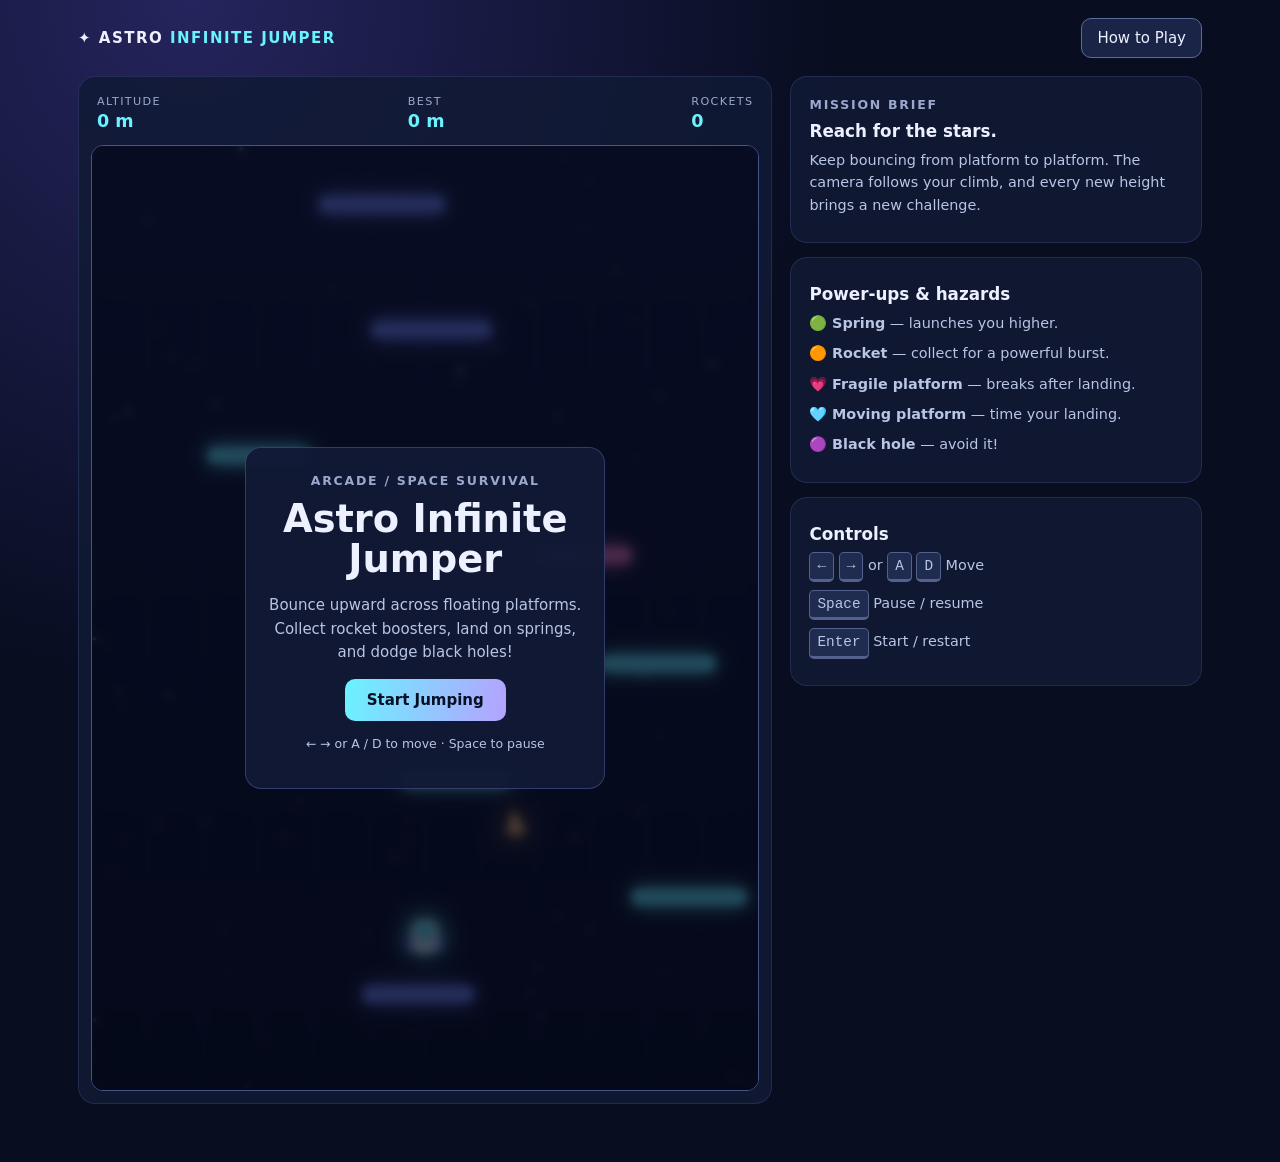
<file: games/astro-infinite-jumper_pragna7/index.html>
<!doctype html>
<html lang="en">
  <head>
    <meta charset="utf-8">
    <meta name="viewport" content="width=device-width,initial-scale=1">
    <title>Astro Infinite Jumper</title>
    <link rel="stylesheet" href="style.css">
  </head>
  <body>
    <main class="layout">
      <header>
        <div class="brand">✦ ASTRO <span>INFINITE JUMPER</span></div>
        <button id="help">How to Play</button>
      </header>

      <section class="columns">
        <div class="game">
          <div class="hud">
            <div>ALTITUDE<strong id="altitude">0 m</strong></div>
            <div>BEST<strong id="best">0 m</strong></div>
            <div>ROCKETS<strong id="rockets">0</strong></div>
          </div>

          <div class="stage">
            <canvas id="c" width="480" height="680"></canvas>
            <div id="overlay">
              <div class="modal">
                <small>ARCADE / SPACE SURVIVAL</small>
                <h1 id="title">Astro Infinite Jumper</h1>
                <p id="message">Bounce upward across floating platforms. Collect rocket boosters, land on springs, and dodge black holes!</p>
                <button id="start">Start Jumping</button>
                <p class="hint">← → or A / D to move · Space to pause</p>
              </div>
            </div>
          </div>

          <div class="touch">
            <button id="left">←</button>
            <span>MOVE</span>
            <button id="right">→</button>
          </div>
        </div>

        <aside>
          <article>
            <small>MISSION BRIEF</small>
            <h2>Reach for the stars.</h2>
            <p>Keep bouncing from platform to platform. The camera follows your climb, and every new height brings a new challenge.</p>
          </article>

          <article>
            <h2>Power-ups & hazards</h2>
            <p>🟢 <b>Spring</b> — launches you higher.</p>
            <p>🟠 <b>Rocket</b> — collect for a powerful burst.</p>
            <p>💗 <b>Fragile platform</b> — breaks after landing.</p>
            <p>🩵 <b>Moving platform</b> — time your landing.</p>
            <p>🟣 <b>Black hole</b> — avoid it!</p>
          </article>

          <article>
            <h2>Controls</h2>
            <p><kbd>←</kbd> <kbd>→</kbd> or <kbd>A</kbd> <kbd>D</kbd> Move</p>
            <p><kbd>Space</kbd> Pause / resume</p>
            <p><kbd>Enter</kbd> Start / restart</p>
          </article>
        </aside>
      </section>

      <footer> </footer>
    </main>

    <script src="game.js"></script>
  </body>
</html>
</file>
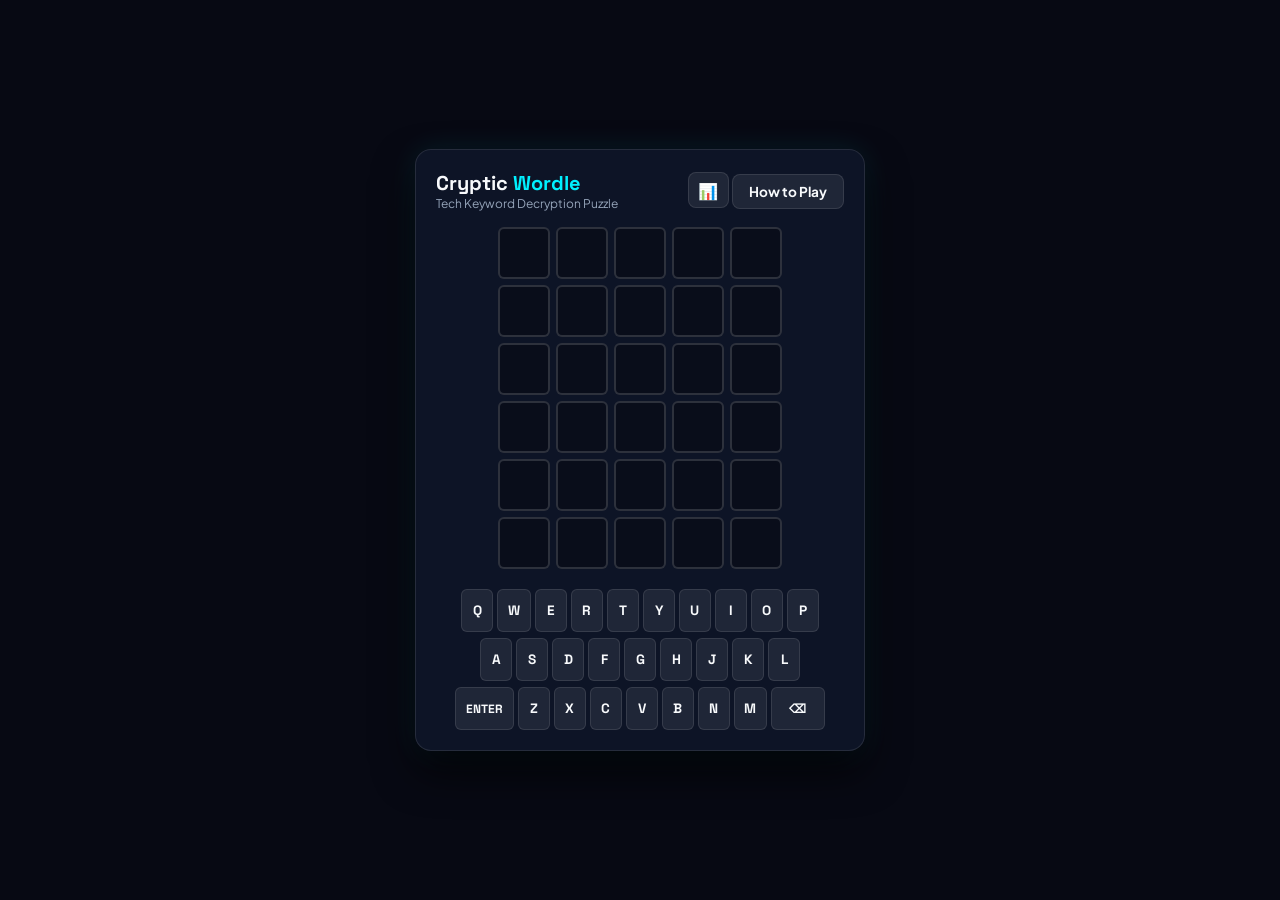
<file: games/cryptic-wordle_babin/index.html>
<!DOCTYPE html>
<html lang="en">
<head>
  <meta charset="UTF-8">
  <meta name="viewport" content="width=device-width, initial-scale=1.0">
  <title>Cryptic Wordle Hack | ArcadeVerse</title>
  <link rel="stylesheet" href="style.css">
  <link rel="preconnect" href="https://fonts.googleapis.com">
  <link rel="preconnect" href="https://fonts.gstatic.com" crossorigin>
  <link href="https://fonts.googleapis.com/css2?family=Plus+Jakarta+Sans:wght@400;600;700;800&family=Space+Grotesk:wght@600;700&display=swap" rel="stylesheet">
</head>
<body>
  <div class="game-container">
    <header class="game-header">
      <div class="header-left">
        <h1 class="game-title">Cryptic <span class="accent">Wordle</span></h1>
        <span class="game-subtitle">Tech Keyword Decryption Puzzle</span>
      </div>
      <div class="header-right">
        <button id="stats-btn" class="btn btn-icon" title="View Statistics">📊</button>
        <button id="rules-btn" class="btn btn-secondary">How to Play</button>
      </div>
    </header>

    <div class="toast-container" id="toast-container"></div>

    <!-- 6x5 Wordle Matrix Grid -->
    <main class="grid-container" id="grid-container">
      <!-- 6 rows x 5 cells injected by JS -->
    </main>

    <!-- Virtual Cyber Keyboard -->
    <footer class="keyboard-container" id="keyboard-container">
      <div class="keyboard-row">
        <button class="key" data-key="Q">Q</button>
        <button class="key" data-key="W">W</button>
        <button class="key" data-key="E">E</button>
        <button class="key" data-key="R">R</button>
        <button class="key" data-key="T">T</button>
        <button class="key" data-key="Y">Y</button>
        <button class="key" data-key="U">U</button>
        <button class="key" data-key="I">I</button>
        <button class="key" data-key="O">O</button>
        <button class="key" data-key="P">P</button>
      </div>
      <div class="keyboard-row">
        <button class="key" data-key="A">A</button>
        <button class="key" data-key="S">S</button>
        <button class="key" data-key="D">D</button>
        <button class="key" data-key="F">F</button>
        <button class="key" data-key="G">G</button>
        <button class="key" data-key="H">H</button>
        <button class="key" data-key="J">J</button>
        <button class="key" data-key="K">K</button>
        <button class="key" data-key="L">L</button>
      </div>
      <div class="keyboard-row">
        <button class="key wide-key" data-key="ENTER">ENTER</button>
        <button class="key" data-key="Z">Z</button>
        <button class="key" data-key="X">X</button>
        <button class="key" data-key="C">C</button>
        <button class="key" data-key="V">V</button>
        <button class="key" data-key="B">B</button>
        <button class="key" data-key="N">N</button>
        <button class="key" data-key="M">M</button>
        <button class="key wide-key" data-key="BACKSPACE">⌫</button>
      </div>
    </footer>

    <!-- Result / Stats Modal -->
    <div id="stats-modal" class="modal">
      <div class="modal-content">
        <div class="modal-header">
          <h3>Decryption Analytics</h3>
          <button id="close-stats-btn" class="close-btn">&times;</button>
        </div>
        <div class="modal-body text-center">
          <div class="secret-reveal" id="secret-reveal">
            <span>SECRET KEYWORD:</span>
            <strong id="revealed-word">CYBER</strong>
          </div>
          <div class="stats-grid">
            <div class="stat-box"><span class="stat-num" id="stat-played">0</span><span class="stat-lbl">Played</span></div>
            <div class="stat-box"><span class="stat-num" id="stat-winpct">0%</span><span class="stat-lbl">Win %</span></div>
            <div class="stat-box"><span class="stat-num" id="stat-streak">0</span><span class="stat-lbl">Streak</span></div>
            <div class="stat-box"><span class="stat-num" id="stat-maxstreak">0</span><span class="stat-lbl">Max Streak</span></div>
          </div>
          <button id="next-game-btn" class="btn btn-primary" style="margin-top: 1rem; width: 100%;">Decrypt Next Keyword</button>
        </div>
      </div>
    </div>

    <!-- Rules Modal for PA Review -->
    <div id="rules-modal" class="modal">
      <div class="modal-content">
        <div class="modal-header">
          <h3>How to Play (PA Review)</h3>
          <button id="close-rules-btn" class="close-btn">&times;</button>
        </div>
        <div class="modal-body">
          <ul class="rules-list">
            <li><strong>Objective:</strong> Guess the secret 5-letter technology keyword in 6 tries.</li>
            <li><strong>Color Feedback Clues:</strong>
              <ul>
                <li><span class="demo-tile green">G</span> <strong>Green:</strong> Letter is in the keyword and in the exact spot.</li>
                <li><span class="demo-tile amber">Y</span> <strong>Amber:</strong> Letter is in the keyword, but in the wrong spot.</li>
                <li><span class="demo-tile dark">X</span> <strong>Dark:</strong> Letter is not in the keyword.</li>
              </ul>
            </li>
            <li><strong>Controls:</strong> Type using physical keyboard or click virtual cyber keys. Press <kbd>Enter</kbd> to submit.</li>
          </ul>
        </div>
      </div>
    </div>
  </div>

  <script src="game.js"></script>
</body>
</html>
</file>
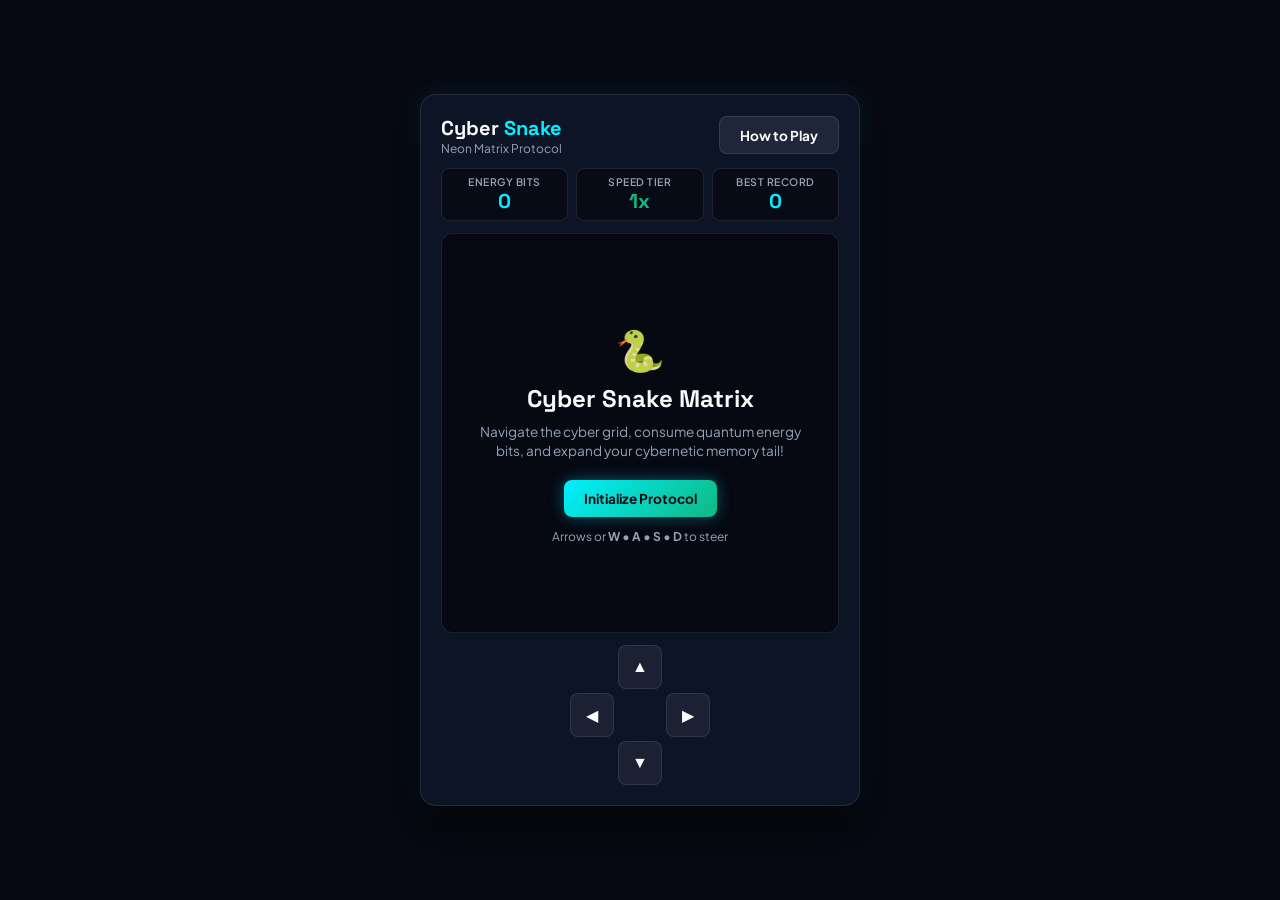
<file: games/cyber-snake_babin/index.html>
<!DOCTYPE html>
<html lang="en">
<head>
  <meta charset="UTF-8">
  <meta name="viewport" content="width=device-width, initial-scale=1.0">
  <title>Cyber Snake Matrix | ArcadeVerse</title>
  <link rel="stylesheet" href="style.css">
  <link rel="preconnect" href="https://fonts.googleapis.com">
  <link rel="preconnect" href="https://fonts.gstatic.com" crossorigin>
  <link href="https://fonts.googleapis.com/css2?family=Plus+Jakarta+Sans:wght@400;600;700;800&family=Space+Grotesk:wght@600;700&display=swap" rel="stylesheet">
</head>
<body>
  <div class="game-container">
    <header class="game-header">
      <div class="header-left">
        <h1 class="game-title">Cyber <span class="accent">Snake</span></h1>
        <span class="game-subtitle">Neon Matrix Protocol</span>
      </div>
      <div class="header-right">
        <button id="rules-btn" class="btn btn-secondary">How to Play</button>
      </div>
    </header>

    <div class="scoreboard-bar">
      <div class="score-card">
        <span class="label">ENERGY BITS</span>
        <span class="value" id="score-display">0</span>
      </div>
      <div class="score-card">
        <span class="label">SPEED TIER</span>
        <span class="value speed-val" id="speed-display">1x</span>
      </div>
      <div class="score-card">
        <span class="label">BEST RECORD</span>
        <span class="value" id="best-score">0</span>
      </div>
    </div>

    <!-- Canvas Matrix -->
    <div class="canvas-wrapper">
      <canvas id="game-canvas" width="400" height="400"></canvas>

      <!-- Start Overlay -->
      <div id="start-overlay" class="overlay active">
        <div class="overlay-card">
          <div class="overlay-icon">🐍</div>
          <h2>Cyber Snake Matrix</h2>
          <p>Navigate the cyber grid, consume quantum energy bits, and expand your cybernetic memory tail!</p>
          <button id="start-btn" class="btn btn-primary">Initialize Protocol</button>
          <span class="hint-text">Arrows or <strong>W • A • S • D</strong> to steer</span>
        </div>
      </div>

      <!-- Game Over Overlay -->
      <div id="gameover-overlay" class="overlay">
        <div class="overlay-card">
          <div class="overlay-icon">💥</div>
          <h2>Matrix Desync!</h2>
          <div class="stats-recap">
            <div class="recap-row"><span>Energy Bits:</span><strong id="final-score">0</strong></div>
            <div class="recap-row"><span>Snake Length:</span><strong id="final-length">3</strong></div>
            <div class="recap-row"><span>All-Time Best:</span><strong id="final-best">0</strong></div>
          </div>
          <button id="restart-btn" class="btn btn-primary">Reboot Snake</button>
        </div>
      </div>
    </div>

    <!-- Mobile D-Pad Controls -->
    <div class="dpad-container">
      <div class="dpad-row">
        <button class="dpad-btn" id="dpad-up" aria-label="Up">▲</button>
      </div>
      <div class="dpad-row middle">
        <button class="dpad-btn" id="dpad-left" aria-label="Left">◀</button>
        <div class="dpad-center"></div>
        <button class="dpad-btn" id="dpad-right" aria-label="Right">▶</button>
      </div>
      <div class="dpad-row">
        <button class="dpad-btn" id="dpad-down" aria-label="Down">▼</button>
      </div>
    </div>

    <!-- Rules Modal for PA Review -->
    <div id="rules-modal" class="modal">
      <div class="modal-content">
        <div class="modal-header">
          <h3>How to Play (PA Review)</h3>
          <button id="close-rules-btn" class="close-btn">&times;</button>
        </div>
        <div class="modal-body">
          <ul class="rules-list">
            <li><strong>Objective:</strong> Guide the cyber snake to collect glowing energy bits without colliding into your own tail.</li>
            <li><strong>Controls:</strong> Use <kbd>W / A / S / D</kbd>, Arrow keys, or the on-screen touch D-Pad.</li>
            <li><strong>Power-Up Bits:</strong>
              <ul>
                <li>💎 <strong>Cyan Energy Bit:</strong> +10 Pts, +1 length</li>
                <li>⭐ <strong>Golden Quantum Bit:</strong> +50 Pts, temporary double points</li>
              </ul>
            </li>
            <li><strong>Screen Portals:</strong> Passing through canvas edges warps the snake smoothly to the opposite boundary!</li>
          </ul>
        </div>
      </div>
    </div>
  </div>

  <script src="game.js"></script>
</body>
</html>
</file>
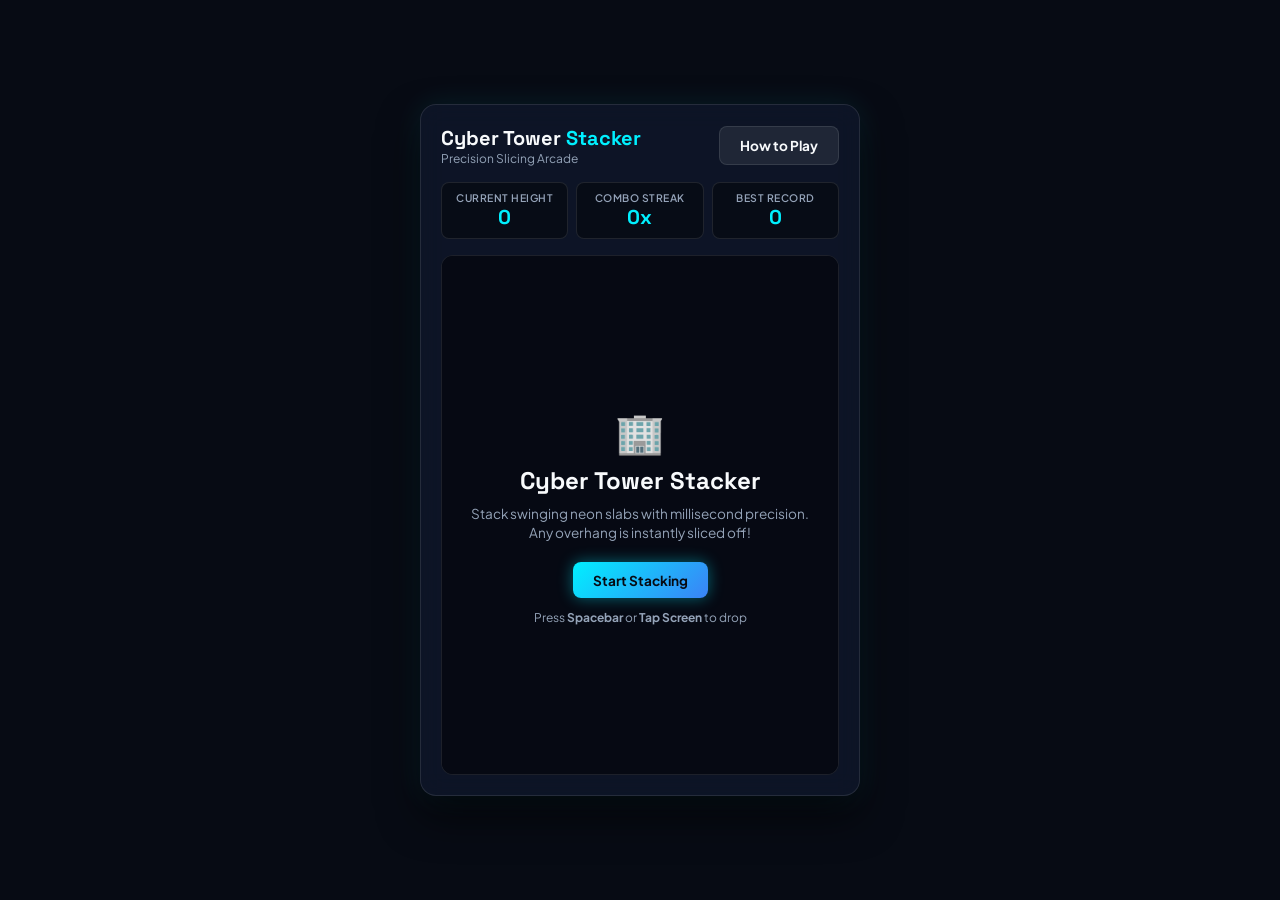
<file: games/cyber-stacker_babin/index.html>
<!DOCTYPE html>
<html lang="en">
<head>
  <meta charset="UTF-8">
  <meta name="viewport" content="width=device-width, initial-scale=1.0">
  <title>Cyber Tower Stacker | ArcadeVerse</title>
  <link rel="stylesheet" href="style.css">
  <link rel="preconnect" href="https://fonts.googleapis.com">
  <link rel="preconnect" href="https://fonts.gstatic.com" crossorigin>
  <link href="https://fonts.googleapis.com/css2?family=Plus+Jakarta+Sans:wght@400;600;700;800&family=Space+Grotesk:wght@600;700&display=swap" rel="stylesheet">
</head>
<body>
  <div class="game-container">
    <header class="game-header">
      <div class="header-left">
        <h1 class="game-title">Cyber Tower <span class="accent">Stacker</span></h1>
        <span class="game-subtitle">Precision Slicing Arcade</span>
      </div>
      <div class="header-right">
        <button id="rules-btn" class="btn btn-secondary">How to Play</button>
      </div>
    </header>

    <div class="scoreboard-bar">
      <div class="score-card">
        <span class="label">CURRENT HEIGHT</span>
        <span class="value" id="current-score">0</span>
      </div>
      <div class="score-card">
        <span class="label">COMBO STREAK</span>
        <span class="value" id="combo-streak">0x</span>
      </div>
      <div class="score-card">
        <span class="label">BEST RECORD</span>
        <span class="value" id="best-score">0</span>
      </div>
    </div>

    <div class="canvas-wrapper">
      <canvas id="game-canvas" width="400" height="560"></canvas>

      <!-- Start Overlay -->
      <div id="start-overlay" class="overlay active">
        <div class="overlay-card">
          <div class="overlay-icon">🏢</div>
          <h2>Cyber Tower Stacker</h2>
          <p>Stack swinging neon slabs with millisecond precision. Any overhang is instantly sliced off!</p>
          <button id="start-btn" class="btn btn-primary">Start Stacking</button>
          <span class="hint-text">Press <strong>Spacebar</strong> or <strong>Tap Screen</strong> to drop</span>
        </div>
      </div>

      <!-- Game Over Overlay -->
      <div id="gameover-overlay" class="overlay">
        <div class="overlay-card">
          <div class="overlay-icon">💥</div>
          <h2>Tower Collapsed!</h2>
          <div class="stats-recap">
            <div class="recap-row"><span>Final Height:</span><strong id="final-score">0</strong></div>
            <div class="recap-row"><span>Max Combo:</span><strong id="final-combo">0x</strong></div>
            <div class="recap-row"><span>All-Time Best:</span><strong id="final-best">0</strong></div>
          </div>
          <button id="restart-btn" class="btn btn-primary">Try Again</button>
        </div>
      </div>
    </div>

    <!-- Controls & Rules Modal for PA Review -->
    <div id="rules-modal" class="modal">
      <div class="modal-content">
        <div class="modal-header">
          <h3>How to Play & Controls (PA Review)</h3>
          <button id="close-rules-btn" class="close-btn">&times;</button>
        </div>
        <div class="modal-body">
          <ul class="rules-list">
            <li><strong>Drop Block:</strong> Press <kbd>Spacebar</kbd>, <kbd>Enter</kbd>, or tap/click anywhere inside the canvas.</li>
            <li><strong>Slicing Physics:</strong> Any part of the block hanging over the edge is sliced off and falls away.</li>
            <li><strong>Perfect Placement:</strong> Align within 3 pixels of the block below to earn a <em>PERFECT!</em> combo streak and recover block width.</li>
            <li><strong>Game Over:</strong> Miss the tower completely and the simulation terminates.</li>
            <li><strong>Progression:</strong> Stacking speeds up gradually as altitude climbs into the stratosphere.</li>
          </ul>
        </div>
      </div>
    </div>
  </div>

  <script src="game.js"></script>
</body>
</html>
</file>
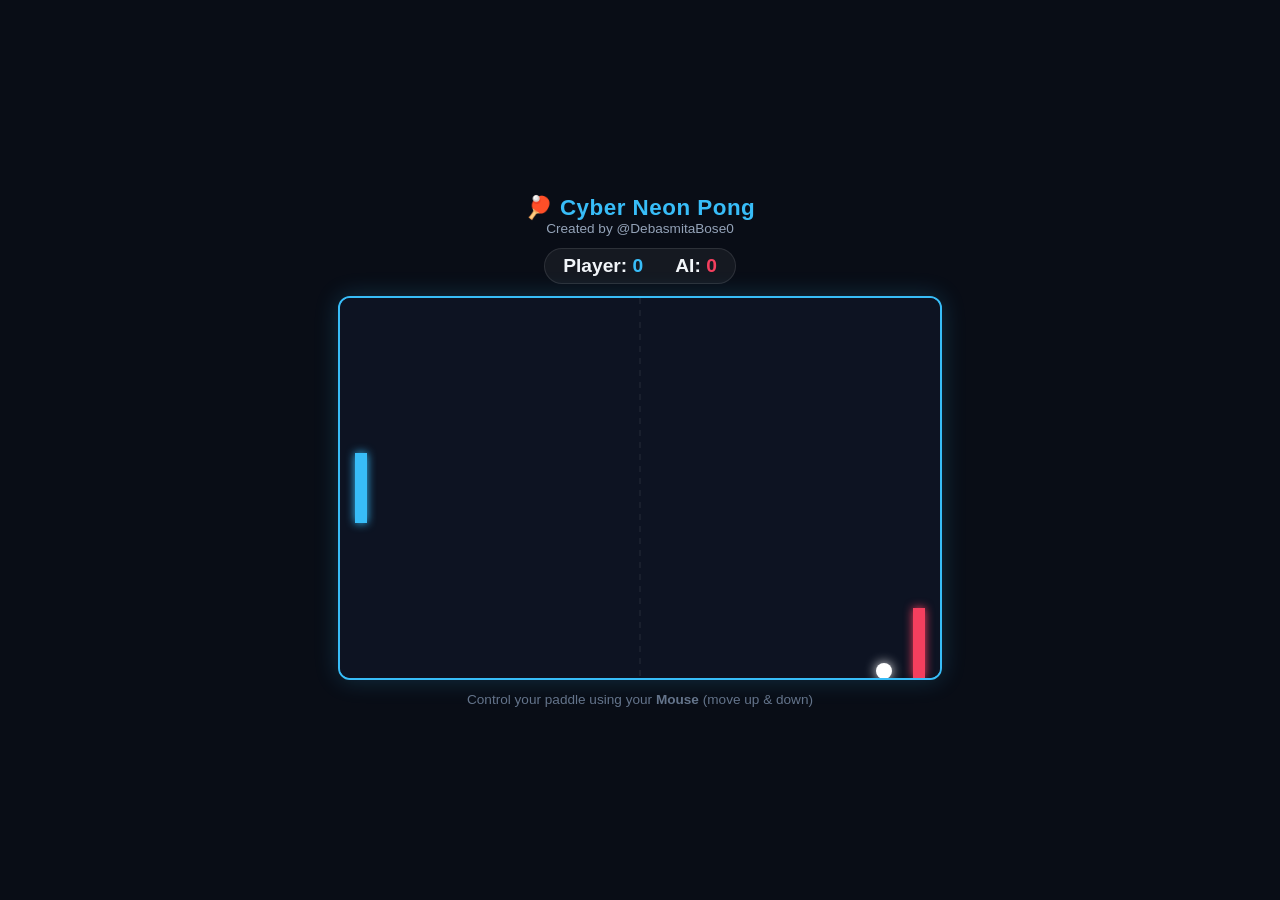
<file: games/gamesbydb/index.html>
<!DOCTYPE html>
<html lang="en">
<head>
  <meta charset="UTF-8">
  <meta name="viewport" content="width=device-width, initial-scale=1.0">
  <title>Cyber Neon Pong | ArcadeVerse</title>
  <style>
    * {
      box-sizing: border-box;
      margin: 0;
      padding: 0;
      font-family: -apple-system, BlinkMacSystemFont, 'Segoe UI', Roboto, sans-serif;
    }
    body {
      background: #090d16;
      color: #f1f5f9;
      display: flex;
      flex-direction: column;
      align-items: center;
      justify-content: center;
      min-height: 100vh;
      overflow: hidden;
    }
    .game-header {
      text-align: center;
      margin-bottom: 12px;
    }
    .game-title {
      font-size: 1.4rem;
      font-weight: 700;
      color: #38bdf8;
      letter-spacing: 0.5px;
    }
    .author-badge {
      font-size: 0.85rem;
      color: #94a3b8;
    }
    .score-board {
      display: flex;
      gap: 32px;
      font-size: 1.2rem;
      font-weight: 700;
      margin-bottom: 12px;
      padding: 6px 18px;
      background: rgba(255, 255, 255, 0.05);
      border-radius: 999px;
      border: 1px solid rgba(255, 255, 255, 0.1);
    }
    canvas {
      background: #0d1322;
      border: 2px solid #38bdf8;
      border-radius: 12px;
      box-shadow: 0 0 24px rgba(56, 189, 248, 0.2);
    }
    .instructions {
      margin-top: 12px;
      font-size: 0.85rem;
      color: #64748b;
    }
  </style>
</head>
<body>
  <div class="game-header">
    <div class="game-title">🏓 Cyber Neon Pong</div>
    <div class="author-badge">Created by @DebasmitaBose0</div>
  </div>

  <div class="score-board">
    <span>Player: <strong id="player-score" style="color:#38bdf8;">0</strong></span>
    <span>AI: <strong id="ai-score" style="color:#f43f5e;">0</strong></span>
  </div>

  <canvas id="pongCanvas" width="600" height="380"></canvas>

  <p class="instructions">Control your paddle using your <strong>Mouse</strong> (move up & down)</p>

  <script src="game.js"></script>
</body>
</html>
</file>
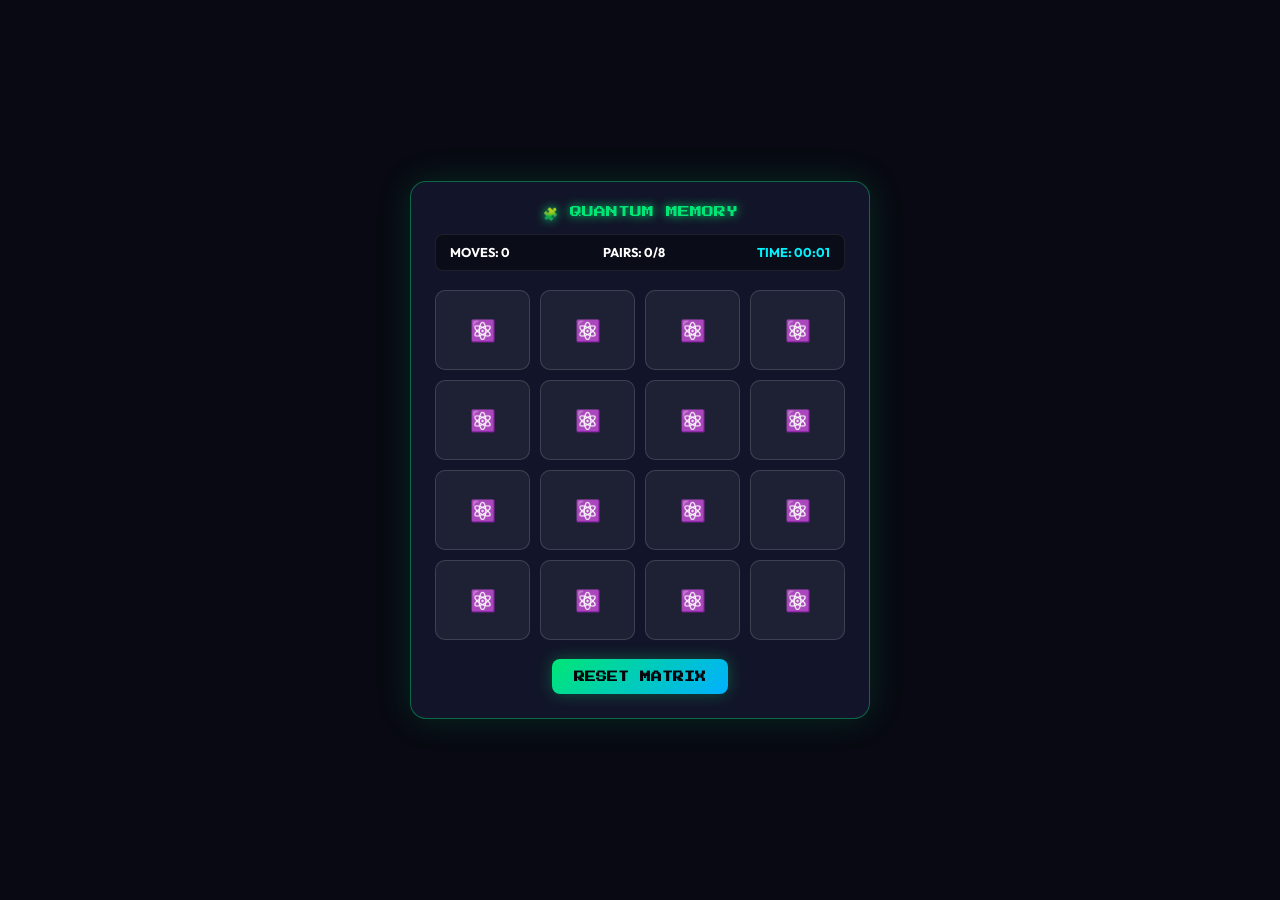
<file: games/memory-matrix/index.html>
<!DOCTYPE html>
<html lang="en">
<head>
  <meta charset="UTF-8">
  <meta name="viewport" content="width=device-width, initial-scale=1.0">
  <title>Quantum Memory Matrix</title>
  <link rel="stylesheet" href="style.css">
  <link href="https://fonts.googleapis.com/css2?family=Press+Start+2P&family=Outfit:wght@400;600;700&display=swap" rel="stylesheet">
</head>
<body>
  <div class="game-container">
    <div class="header">
      <div class="title">🧩 QUANTUM MEMORY</div>
      <div class="meta">
        <div class="meta-item">MOVES: <span id="moves-count">0</span></div>
        <div class="meta-item">PAIRS: <span id="pairs-count">0</span>/8</div>
        <div class="meta-item time">TIME: <span id="timer-val">00:00</span></div>
      </div>
    </div>

    <div class="matrix-grid" id="matrix-grid">
      <!-- 16 memory cards injected by JS -->
    </div>

    <div class="controls">
      <button id="restart-btn" class="glow-button">RESET MATRIX</button>
    </div>

    <!-- Win Overlay -->
    <div id="win-overlay" class="overlay hidden">
      <div class="overlay-card">
        <h2>DECRYPTION COMPLETE!</h2>
        <p id="win-summary">You solved the matrix in 14 moves and 32 seconds.</p>
        <button id="play-again-btn" class="glow-button">NEW ENCRYPTION</button>
      </div>
    </div>
  </div>
  <script src="game.js"></script>
</body>
</html>
</file>
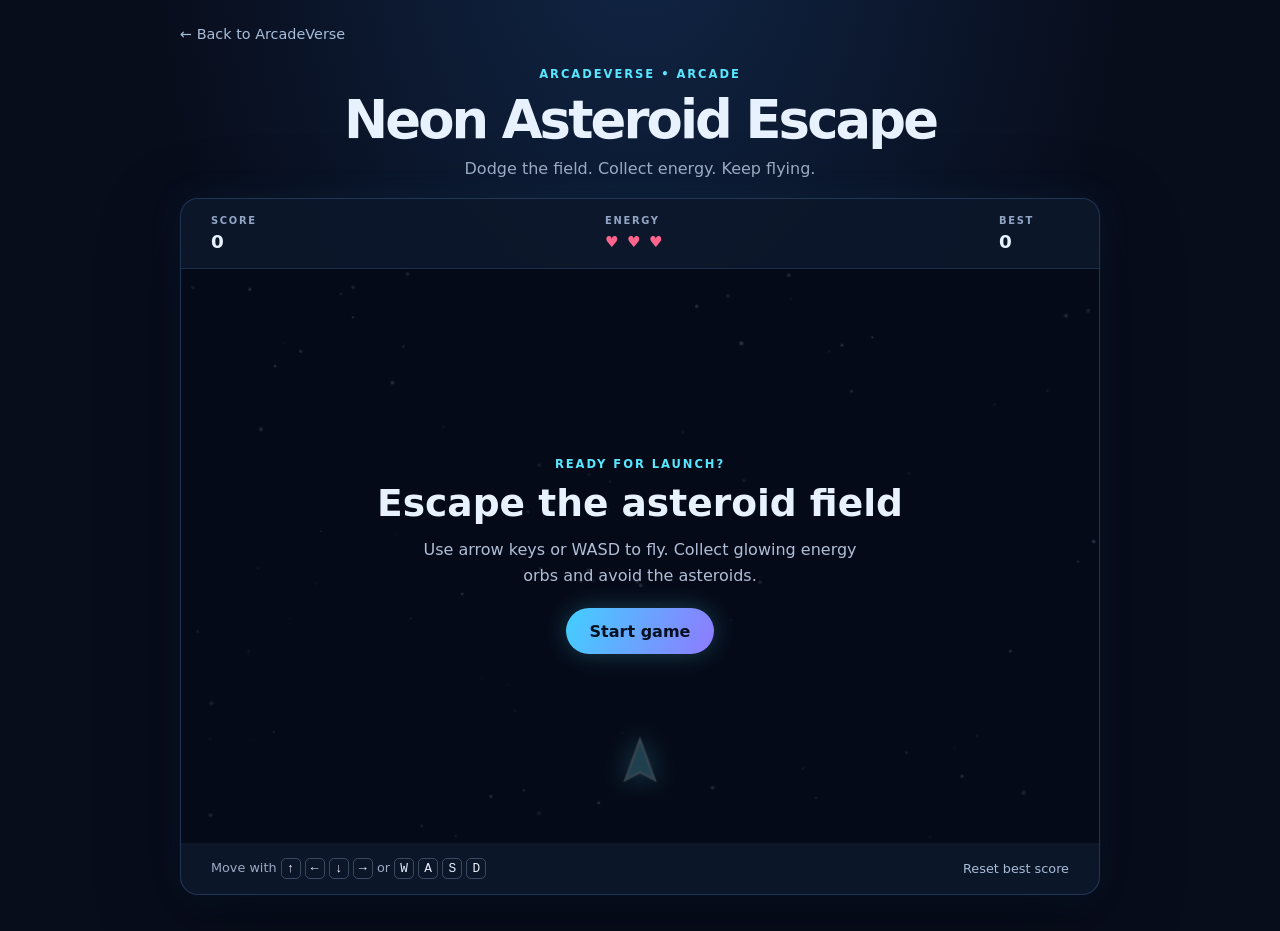
<file: games/neon-asteroid-escape_joitapaul/index.html>
<!DOCTYPE html>
<html lang="en">
<head>
  <meta charset="UTF-8">
  <meta name="viewport" content="width=device-width, initial-scale=1.0">
  <meta name="theme-color" content="#080d1c">
  <title>Neon Asteroid Escape | ArcadeVerse</title>
  <link rel="stylesheet" href="style.css">
</head>
<body>
  <main class="game-shell">
    <a class="back-link" href="../../index.html">← Back to ArcadeVerse</a>

    <header class="game-header">
      <p class="eyebrow">ARCADEVERSE • ARCADE</p>
      <h1>Neon Asteroid Escape</h1>
      <p class="subtitle">Dodge the field. Collect energy. Keep flying.</p>
    </header>

    <section class="game-panel" aria-label="Neon Asteroid Escape game">
      <div class="hud" aria-live="polite">
        <div class="stat">
          <span class="stat-label">SCORE</span>
          <strong id="score">0</strong>
        </div>
        <div class="stat">
          <span class="stat-label">ENERGY</span>
          <strong id="lives" aria-label="3 lives remaining">♥ ♥ ♥</strong>
        </div>
        <div class="stat">
          <span class="stat-label">BEST</span>
          <strong id="best-score">0</strong>
        </div>
      </div>

      <div class="canvas-wrap">
        <canvas id="game-canvas" width="800" height="500" aria-label="Game field. Use arrow keys or WASD to move the ship and avoid asteroids.">
          Your browser does not support the HTML canvas element.
        </canvas>
        <div class="game-overlay" id="game-overlay">
          <p class="overlay-kicker" id="overlay-kicker">READY FOR LAUNCH?</p>
          <h2 id="overlay-title">Escape the asteroid field</h2>
          <p id="overlay-message">Use arrow keys or WASD to fly. Collect glowing energy orbs and avoid the asteroids.</p>
          <button class="primary-button" id="start-button" type="button">Start game</button>
        </div>
      </div>

      <div class="game-footer">
        <p class="keyboard-hint">Move with <kbd>↑</kbd> <kbd>←</kbd> <kbd>↓</kbd> <kbd>→</kbd> or <kbd>W</kbd> <kbd>A</kbd> <kbd>S</kbd> <kbd>D</kbd></p>
        <button class="text-button" id="reset-best" type="button">Reset best score</button>
      </div>
    </section>

    <div class="touch-controls" aria-label="Touch movement controls">
      <button type="button" data-direction="up" aria-label="Move up">▲</button>
      <div class="horizontal-controls">
        <button type="button" data-direction="left" aria-label="Move left">◀</button>
        <button type="button" data-direction="down" aria-label="Move down">▼</button>
        <button type="button" data-direction="right" aria-label="Move right">▶</button>
      </div>
    </div>
  </main>
  <script src="game.js"></script>
</body>
</html>
</file>
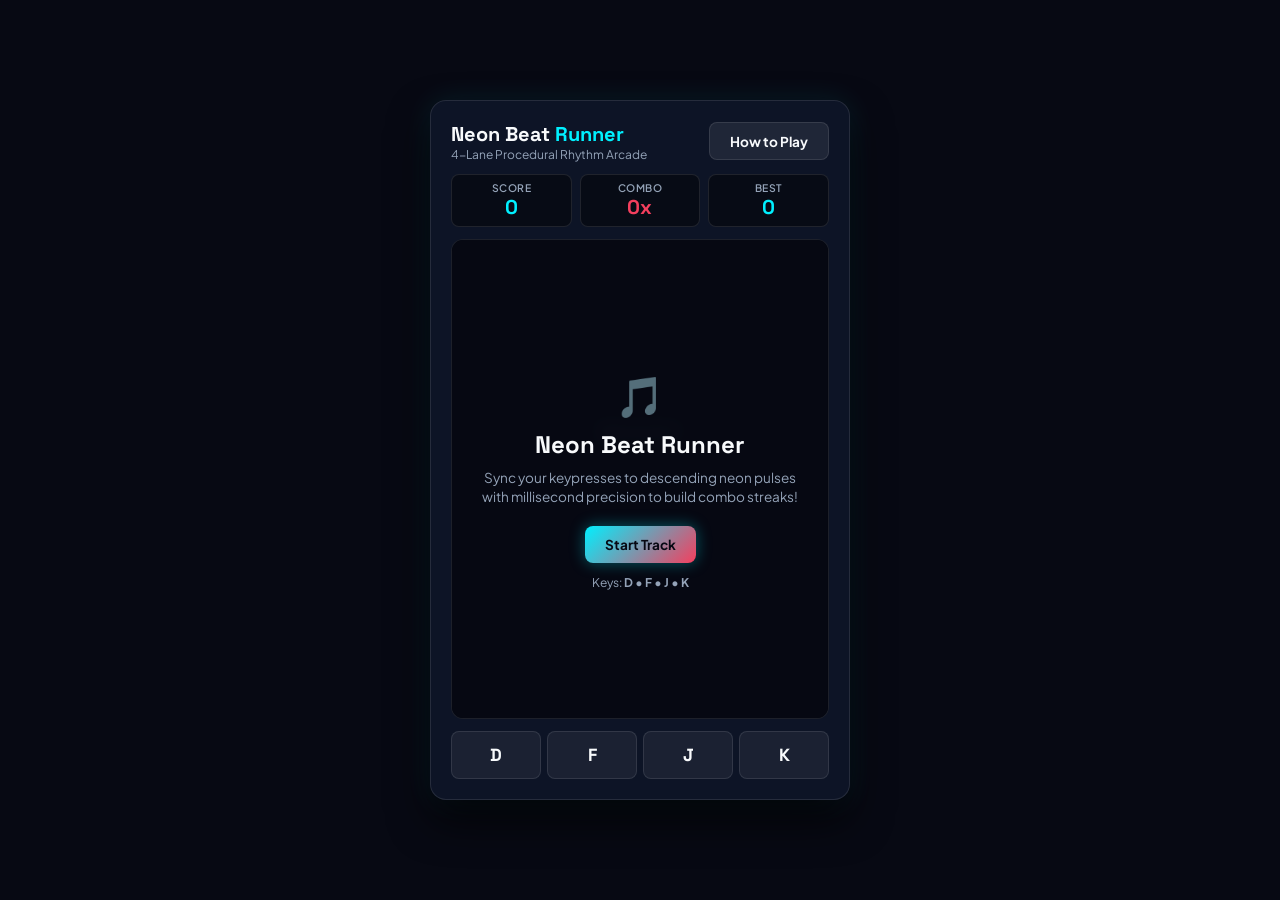
<file: games/neon-runner_babin/index.html>
<!DOCTYPE html>
<html lang="en">
<head>
  <meta charset="UTF-8">
  <meta name="viewport" content="width=device-width, initial-scale=1.0">
  <title>Neon Beat Runner | ArcadeVerse</title>
  <link rel="stylesheet" href="style.css">
  <link rel="preconnect" href="https://fonts.googleapis.com">
  <link rel="preconnect" href="https://fonts.gstatic.com" crossorigin>
  <link href="https://fonts.googleapis.com/css2?family=Plus+Jakarta+Sans:wght@400;600;700;800&family=Space+Grotesk:wght@600;700&display=swap" rel="stylesheet">
</head>
<body>
  <div class="game-container">
    <header class="game-header">
      <div class="header-left">
        <h1 class="game-title">Neon Beat <span class="accent">Runner</span></h1>
        <span class="game-subtitle">4-Lane Procedural Rhythm Arcade</span>
      </div>
      <div class="header-right">
        <button id="rules-btn" class="btn btn-secondary">How to Play</button>
      </div>
    </header>

    <div class="scoreboard-bar">
      <div class="score-card">
        <span class="label">SCORE</span>
        <span class="value" id="score-display">0</span>
      </div>
      <div class="score-card">
        <span class="label">COMBO</span>
        <span class="value combo-val" id="combo-display">0x</span>
      </div>
      <div class="score-card">
        <span class="label">BEST</span>
        <span class="value" id="best-score">0</span>
      </div>
    </div>

    <!-- Rhythm Canvas Stage -->
    <div class="stage-wrapper">
      <canvas id="rhythm-canvas" width="360" height="520"></canvas>

      <!-- Hit Feedback Banner -->
      <div class="feedback-banner" id="feedback-banner">READY</div>

      <!-- Start Overlay -->
      <div id="start-overlay" class="overlay active">
        <div class="overlay-card">
          <div class="overlay-icon">🎵</div>
          <h2>Neon Beat Runner</h2>
          <p>Sync your keypresses to descending neon pulses with millisecond precision to build combo streaks!</p>
          <button id="start-btn" class="btn btn-primary">Start Track</button>
          <span class="hint-text">Keys: <strong>D • F • J • K</strong></span>
        </div>
      </div>

      <!-- Game Over Overlay -->
      <div id="gameover-overlay" class="overlay">
        <div class="overlay-card">
          <div class="overlay-icon">🎧</div>
          <h2>Track Completed!</h2>
          <div class="stats-recap">
            <div class="recap-row"><span>Final Score:</span><strong id="final-score">0</strong></div>
            <div class="recap-row"><span>Max Combo:</span><strong id="final-combo">0x</strong></div>
            <div class="recap-row"><span>Perfect Hits:</span><strong id="final-perfects">0</strong></div>
          </div>
          <button id="restart-btn" class="btn btn-primary">Replay Track</button>
        </div>
      </div>
    </div>

    <!-- Mobile Touch Lanes -->
    <div class="touch-lanes">
      <button class="lane-touch-btn" id="touch-0" aria-label="Lane 1 Key D">D</button>
      <button class="lane-touch-btn" id="touch-1" aria-label="Lane 2 Key F">F</button>
      <button class="lane-touch-btn" id="touch-2" aria-label="Lane 3 Key J">J</button>
      <button class="lane-touch-btn" id="touch-3" aria-label="Lane 4 Key K">K</button>
    </div>

    <!-- Rules Modal for PA Review -->
    <div id="rules-modal" class="modal">
      <div class="modal-content">
        <div class="modal-header">
          <h3>How to Play (PA Review)</h3>
          <button id="close-rules-btn" class="close-btn">&times;</button>
        </div>
        <div class="modal-body">
          <ul class="rules-list">
            <li><strong>Objective:</strong> Press corresponding lane keys when neon pulses strike the target judgment line at the bottom.</li>
            <li><strong>Controls:</strong>
              <ul>
                <li>Lane 1: <kbd>D</kbd> or <kbd>1</kbd></li>
                <li>Lane 2: <kbd>F</kbd> or <kbd>2</kbd></li>
                <li>Lane 3: <kbd>J</kbd> or <kbd>3</kbd></li>
                <li>Lane 4: <kbd>K</kbd> or <kbd>4</kbd></li>
              </ul>
            </li>
            <li><strong>Hit Ratings:</strong>
              <ul>
                <li>✨ <strong>PERFECT:</strong> Exact line alignment (+100 pts, builds multiplier)</li>
                <li>👍 <strong>GOOD:</strong> Close proximity (+50 pts)</li>
                <li>❌ <strong>MISS:</strong> Pulse passes the target line (combo reset)</li>
              </ul>
            </li>
            <li><strong>Audio Engine:</strong> Native Web Audio synthesizer generates percussion beats and chime feedback.</li>
          </ul>
        </div>
      </div>
    </div>
  </div>

  <script src="game.js"></script>
</body>
</html>
</file>
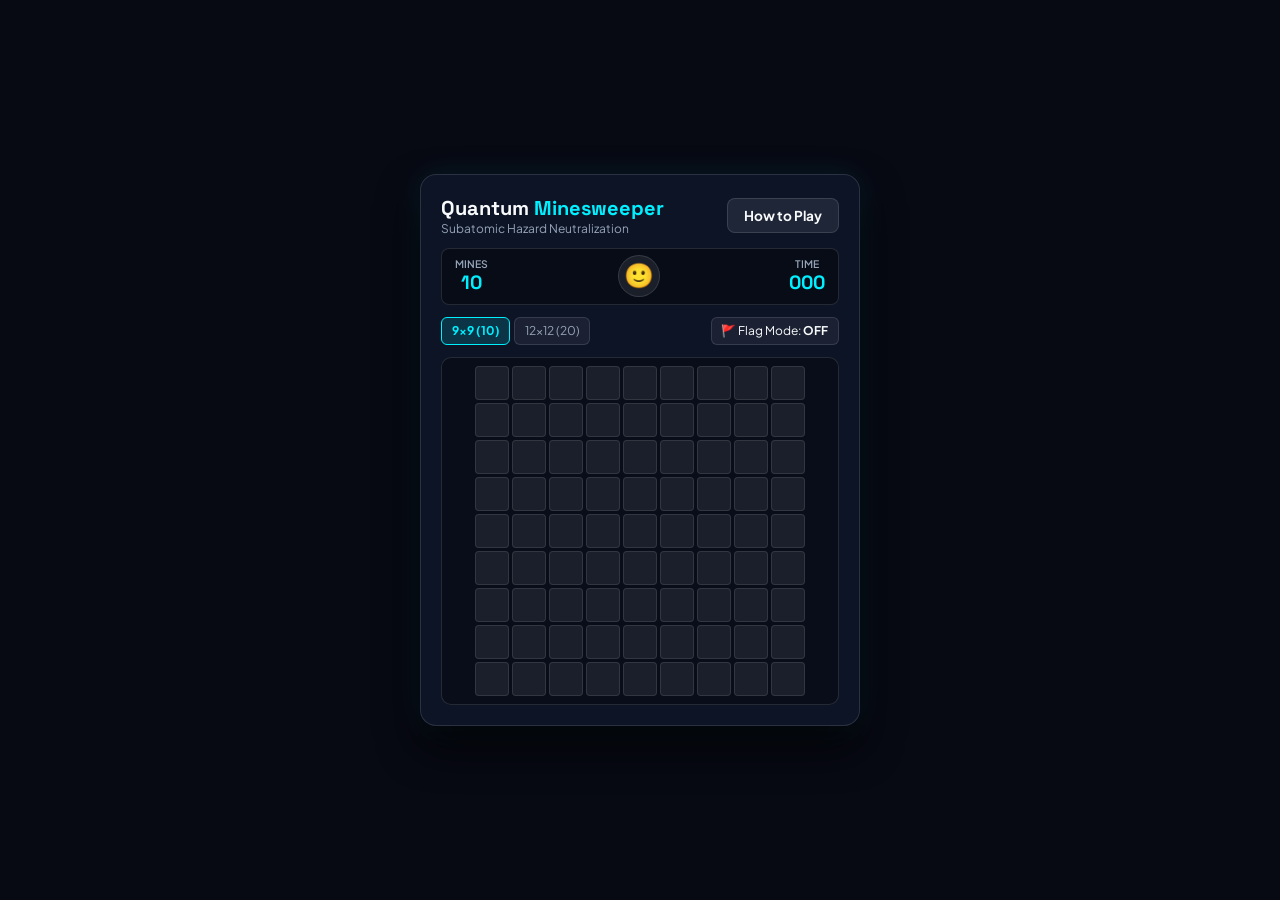
<file: games/quantum-minesweeper_babin/index.html>
<!DOCTYPE html>
<html lang="en">
<head>
  <meta charset="UTF-8">
  <meta name="viewport" content="width=device-width, initial-scale=1.0">
  <title>Quantum Minesweeper | ArcadeVerse</title>
  <link rel="stylesheet" href="style.css">
  <link rel="preconnect" href="https://fonts.googleapis.com">
  <link rel="preconnect" href="https://fonts.gstatic.com" crossorigin>
  <link href="https://fonts.googleapis.com/css2?family=Plus+Jakarta+Sans:wght@400;600;700;800&family=Space+Grotesk:wght@600;700&display=swap" rel="stylesheet">
</head>
<body>
  <div class="game-container">
    <header class="game-header">
      <div class="header-left">
        <h1 class="game-title">Quantum <span class="accent">Minesweeper</span></h1>
        <span class="game-subtitle">Subatomic Hazard Neutralization</span>
      </div>
      <div class="header-right">
        <button id="rules-btn" class="btn btn-secondary">How to Play</button>
      </div>
    </header>

    <div class="hud-bar">
      <div class="hud-item">
        <span class="hud-label">MINES</span>
        <span class="hud-value" id="mine-count">10</span>
      </div>
      <div class="hud-item center-face">
        <button id="face-btn" class="face-btn" title="Reset Field">🙂</button>
      </div>
      <div class="hud-item">
        <span class="hud-label">TIME</span>
        <span class="hud-value" id="timer-display">000</span>
      </div>
    </div>

    <div class="controls-toolbar">
      <div class="difficulty-group">
        <button class="diff-btn active" data-diff="easy">9x9 (10)</button>
        <button class="diff-btn" data-diff="medium">12x12 (20)</button>
      </div>
      <button id="flag-toggle-btn" class="flag-toggle-btn" title="Toggle Mobile Flag Mode">
        🚩 Flag Mode: <strong id="flag-mode-state">OFF</strong>
      </button>
    </div>

    <!-- Minesweeper Grid -->
    <div class="board-wrapper">
      <div class="minefield" id="minefield"></div>
    </div>

    <!-- Win/Loss Overlay Modal -->
    <div id="result-modal" class="modal">
      <div class="modal-content">
        <div class="modal-header">
          <h3 id="result-title">Field Cleared</h3>
          <button id="close-result-btn" class="close-btn">&times;</button>
        </div>
        <div class="modal-body text-center">
          <div class="result-icon" id="result-icon">🏆</div>
          <p id="result-message">All subatomic quantum hazards have been safely neutralized!</p>
          <div class="stats-recap">
            <div class="recap-row"><span>Time Elapsed:</span><strong id="result-time">0s</strong></div>
            <div class="recap-row"><span>Difficulty:</span><strong id="result-diff">9x9</strong></div>
          </div>
          <button id="modal-restart-btn" class="btn btn-primary" style="width: 100%;">Play Again</button>
        </div>
      </div>
    </div>

    <!-- Rules Modal for PA Review -->
    <div id="rules-modal" class="modal">
      <div class="modal-content">
        <div class="modal-header">
          <h3>How to Play (PA Review)</h3>
          <button id="close-rules-btn" class="close-btn">&times;</button>
        </div>
        <div class="modal-body">
          <ul class="rules-list">
            <li><strong>Objective:</strong> Uncover all safe tiles without detonating any hidden quantum mines.</li>
            <li><strong>First-Click Safety:</strong> Your very first click is guaranteed to be safe and initiates recursive flood fill.</li>
            <li><strong>Numbers:</strong> A number shows how many mines are adjacent in the 8 surrounding cells.</li>
            <li><strong>Flagging Mines:</strong> Right-click on desktop, or toggle the <strong>Flag Mode</strong> on touch devices.</li>
            <li><strong>Victory:</strong> Reveal every single non-mine tile on the grid to win!</li>
          </ul>
        </div>
      </div>
    </div>
  </div>

  <script src="game.js"></script>
</body>
</html>
</file>
<file: games/astro-infinite-jumper_pragna7/style.css>
:root {
  color-scheme: dark;
  --cyan: #6af3ff;
  --muted: #9ba8cc;
}

* {
  box-sizing: border-box;
}

body {
  margin: 0;
  background: radial-gradient(ellipse at 15% 0%, #25245d, transparent 42%), #080d20;
  color: #edf1ff;
  font: 15px system-ui, sans-serif;
}

.layout {
  max-width: 1160px;
  margin: auto;
  padding: 18px;
}

header {
  display: flex;
  justify-content: space-between;
  align-items: center;
  margin-bottom: 18px;
}

.brand {
  font-weight: 900;
  letter-spacing: .1em;
}

.brand span {
  color: var(--cyan);
}

button {
  cursor: pointer;
  border: 1px solid #596a9b;
  border-radius: 10px;
  background: #1a2447;
  color: #edf1ff;
  padding: 10px 15px;
  font: inherit;
}

#start {
  background: linear-gradient(100deg, var(--cyan), #b5a2ff);
  border: 0;
  color: #081024;
  font-weight: 800;
  padding: 12px 22px;
}

.columns {
  display: grid;
  grid-template-columns: minmax(0, 1.35fr) minmax(250px, .8fr);
  gap: 18px;
}

.game,
article {
  background: #111a36d9;
  border: 1px solid #5364a344;
  border-radius: 17px;
  padding: 12px;
}

.hud {
  display: flex;
  justify-content: space-between;
  padding: 6px 6px 14px;
  color: var(--muted);
  font-size: .7rem;
  letter-spacing: .12em;
}

.hud strong {
  display: block;
  color: var(--cyan);
  font-size: 1.1rem;
  letter-spacing: 0;
  margin-top: 3px;
}

.stage {
  position: relative;
  border-radius: 12px;
  overflow: hidden;
  border: 1px solid #47548a;
}

canvas {
  display: block;
  width: 100%;
  height: auto;
  aspect-ratio: 480/680;
  touch-action: pan-y;
}

.stage:focus {
  outline: 0;
}

#overlay {
  position: absolute;
  inset: 0;
  display: grid;
  place-items: center;
  padding: 18px;
  background: #05091ab8;
  backdrop-filter: blur(5px);
}

#overlay.hide {
  display: none;
}

.modal {
  text-align: center;
  max-width: 360px;
  padding: 23px 18px;
  border: 1px solid #8b9bff45;
  border-radius: 16px;
  background: #111a36f2;
}

.modal h1 {
  font-size: clamp(1.7rem, 4vw, 2.4rem);
  line-height: 1.05;
  margin: 10px 0;
}

.modal p,
article p {
  color: #b9c5e5;
  line-height: 1.55;
}

.modal small,
article small {
  letter-spacing: .14em;
  color: var(--muted);
  font-weight: 800;
}

.hint {
  font-size: .78rem;
}

aside {
  display: grid;
  align-content: start;
  gap: 14px;
}

article {
  padding: 18px;
}

article h2 {
  font-size: 1.05rem;
  margin: 8px 0;
}

article p {
  font-size: .9rem;
  margin: 8px 0;
}

kbd {
  display: inline-block;
  background: #202b50;
  border: 1px solid #52618d;
  border-bottom-width: 3px;
  padding: 2px 7px;
  border-radius: 5px;
}

.touch {
  display: none;
  align-items: center;
  justify-content: center;
  gap: 18px;
  padding-top: 12px;
  color: var(--muted);
}

.touch button {
  width: 58px;
  height: 48px;
  font-size: 1.5rem;
  color: var(--cyan);
  touch-action: none;
}

footer {
  text-align: center;
  padding: 20px;
  color: #68769f;
  font-size: .8rem;
}

@media (max-width: 800px) {
  .columns {
    grid-template-columns: 1fr;
  }

  aside {
    grid-template-columns: 1fr 1fr;
  }

  aside article:last-child {
    grid-column: 1/-1;
  }
}

@media (max-width: 520px) {
  .layout {
    padding: 10px;
  }

  .brand {
    font-size: .8rem;
  }

  aside {
    grid-template-columns: 1fr;
  }

  aside article:last-child {
    grid-column: auto;
  }

  .touch {
    display: flex;
  }
}
</file>
<file: games/cryptic-wordle_babin/style.css>
:root {
  --bg-dark: #070913;
  --bg-card: rgba(15, 23, 42, 0.9);
  --accent-cyan: #00f0ff;
  --color-green: #10b981;
  --color-amber: #f59e0b;
  --color-dark: #334155;
  --border-tile: rgba(255, 255, 255, 0.15);
  --text-primary: #f8fafc;
  --text-muted: #94a3b8;
  --border: rgba(255, 255, 255, 0.1);
}

* {
  box-sizing: border-box;
  margin: 0;
  padding: 0;
}

body {
  background-color: var(--bg-dark);
  color: var(--text-primary);
  font-family: 'Plus Jakarta Sans', sans-serif;
  min-height: 100vh;
  display: flex;
  justify-content: center;
  align-items: center;
  padding: 1rem;
}

.game-container {
  width: 100%;
  max-width: 450px;
  background: var(--bg-card);
  border: 1px solid var(--border);
  border-radius: 16px;
  padding: 1.25rem;
  box-shadow: 0 20px 40px rgba(0, 0, 0, 0.7), 0 0 30px rgba(0, 240, 255, 0.1);
  backdrop-filter: blur(12px);
  position: relative;
}

.game-header {
  display: flex;
  justify-content: space-between;
  align-items: center;
  margin-bottom: 1rem;
}

.game-title {
  font-family: 'Space Grotesk', sans-serif;
  font-size: 1.25rem;
  font-weight: 700;
}

.game-title .accent {
  color: var(--accent-cyan);
}

.game-subtitle {
  display: block;
  font-size: 0.75rem;
  color: var(--text-muted);
}

.toast-container {
  position: absolute;
  top: 75px;
  left: 50%;
  transform: translateX(-50%);
  display: flex;
  flex-direction: column;
  gap: 0.5rem;
  z-index: 50;
  pointer-events: none;
}

.toast {
  background: #f8fafc;
  color: #070913;
  padding: 0.5rem 1rem;
  border-radius: 6px;
  font-weight: 700;
  font-size: 0.85rem;
  box-shadow: 0 4px 12px rgba(0, 0, 0, 0.5);
  animation: fadeIn 0.2s ease, fadeOut 0.3s ease 1.7s forwards;
}

@keyframes fadeIn { from { opacity: 0; transform: translateY(-8px); } to { opacity: 1; transform: translateY(0); } }
@keyframes fadeOut { from { opacity: 1; } to { opacity: 0; } }

.grid-container {
  display: flex;
  flex-direction: column;
  gap: 6px;
  margin-bottom: 1.25rem;
}

.wordle-row {
  display: flex;
  gap: 6px;
  justify-content: center;
}

.wordle-row.shake {
  animation: shake 0.4s ease;
}

@keyframes shake {
  0%, 100% { transform: translateX(0); }
  20%, 60% { transform: translateX(-6px); }
  40%, 80% { transform: translateX(6px); }
}

.tile {
  width: 52px;
  height: 52px;
  border: 2px solid var(--border-tile);
  border-radius: 6px;
  display: flex;
  justify-content: center;
  align-items: center;
  font-family: 'Space Grotesk', monospace;
  font-size: 1.5rem;
  font-weight: 700;
  text-transform: uppercase;
  background: rgba(0, 0, 0, 0.3);
  user-select: none;
  transition: transform 0.15s ease, border-color 0.15s ease;
}

.tile.filled {
  border-color: rgba(255, 255, 255, 0.4);
  transform: scale(1.05);
}

.tile.flip {
  animation: flip 0.5s ease forwards;
}

@keyframes flip {
  0% { transform: rotateX(0); }
  50% { transform: rotateX(90deg); }
  100% { transform: rotateX(0); }
}

.tile.green { background: var(--color-green); border-color: var(--color-green); color: #fff; }
.tile.amber { background: var(--color-amber); border-color: var(--color-amber); color: #fff; }
.tile.dark { background: var(--color-dark); border-color: var(--color-dark); color: #94a3b8; }

.keyboard-container {
  display: flex;
  flex-direction: column;
  gap: 6px;
}

.keyboard-row {
  display: flex;
  gap: 4px;
  justify-content: center;
}

.key {
  font-family: 'Space Grotesk', sans-serif;
  font-size: 0.85rem;
  font-weight: 700;
  background: rgba(255, 255, 255, 0.08);
  border: 1px solid var(--border);
  color: var(--text-primary);
  border-radius: 6px;
  padding: 0.75rem 0.6rem;
  cursor: pointer;
  user-select: none;
  touch-action: manipulation;
  transition: all 0.15s ease;
  min-width: 32px;
}

.key:hover { background: rgba(255, 255, 255, 0.15); }
.key.wide-key { min-width: 54px; font-size: 0.75rem; }

.key.green { background: var(--color-green); border-color: var(--color-green); color: #fff; }
.key.amber { background: var(--color-amber); border-color: var(--color-amber); color: #fff; }
.key.dark { background: var(--color-dark); border-color: var(--color-dark); opacity: 0.5; }

.btn {
  font-family: inherit;
  font-weight: 700;
  border: none;
  border-radius: 8px;
  padding: 0.5rem 1rem;
  cursor: pointer;
  font-size: 0.85rem;
  transition: all 0.2s ease;
}

.btn-primary {
  background: linear-gradient(135deg, #00f0ff, #10b981);
  color: #070913;
  box-shadow: 0 0 15px rgba(0, 240, 255, 0.35);
}

.btn-secondary {
  background: rgba(255, 255, 255, 0.08);
  color: var(--text-primary);
  border: 1px solid var(--border);
}

.btn-icon {
  background: rgba(255, 255, 255, 0.08);
  border: 1px solid var(--border);
  font-size: 1rem;
  padding: 0.4rem 0.6rem;
}

.modal {
  display: none;
  position: fixed;
  inset: 0;
  background: rgba(0, 0, 0, 0.85);
  backdrop-filter: blur(6px);
  justify-content: center;
  align-items: center;
  padding: 1rem;
  z-index: 100;
}

.modal.active { display: flex; }

.modal-content {
  background: var(--bg-card);
  border: 1px solid var(--border);
  border-radius: 12px;
  max-width: 400px;
  width: 100%;
  padding: 1.25rem;
}

.modal-header {
  display: flex;
  justify-content: space-between;
  align-items: center;
  border-bottom: 1px solid var(--border);
  padding-bottom: 0.75rem;
  margin-bottom: 0.75rem;
}

.close-btn {
  background: none;
  border: none;
  color: var(--text-muted);
  font-size: 1.5rem;
  cursor: pointer;
}

.text-center { text-align: center; }

.secret-reveal {
  background: rgba(0, 240, 255, 0.1);
  border: 1px solid rgba(0, 240, 255, 0.3);
  border-radius: 8px;
  padding: 0.75rem;
  margin-bottom: 1rem;
}

.secret-reveal span {
  display: block;
  font-size: 0.7rem;
  color: var(--text-muted);
}

.secret-reveal strong {
  font-family: 'Space Grotesk', monospace;
  font-size: 1.4rem;
  letter-spacing: 2px;
  color: var(--accent-cyan);
}

.stats-grid {
  display: grid;
  grid-template-columns: repeat(4, 1fr);
  gap: 0.5rem;
}

.stat-box {
  background: rgba(0, 0, 0, 0.4);
  border: 1px solid var(--border);
  border-radius: 8px;
  padding: 0.5rem;
}

.stat-num {
  display: block;
  font-family: 'Space Grotesk', sans-serif;
  font-size: 1.25rem;
  font-weight: 700;
  color: var(--accent-cyan);
}

.stat-lbl {
  font-size: 0.65rem;
  color: var(--text-muted);
}

.rules-list {
  list-style: none;
  font-size: 0.8rem;
  line-height: 1.6;
}

.rules-list li { margin-bottom: 0.5rem; }
.rules-list ul { margin-top: 0.25rem; margin-left: 0.5rem; }

.demo-tile {
  display: inline-block;
  width: 20px;
  height: 20px;
  text-align: center;
  line-height: 20px;
  font-weight: 700;
  font-size: 0.75rem;
  border-radius: 3px;
  margin-right: 4px;
}
.demo-tile.green { background: var(--color-green); color: #fff; }
.demo-tile.amber { background: var(--color-amber); color: #fff; }
.demo-tile.dark { background: var(--color-dark); color: #94a3b8; }
</file>
<file: games/cyber-snake_babin/style.css>
:root {
  --bg-dark: #070913;
  --bg-card: rgba(15, 23, 42, 0.9);
  --accent-cyan: #00f0ff;
  --accent-green: #10b981;
  --accent-yellow: #fbbf24;
  --border: rgba(255, 255, 255, 0.1);
  --text-primary: #f8fafc;
  --text-muted: #94a3b8;
}

* {
  box-sizing: border-box;
  margin: 0;
  padding: 0;
}

body {
  background-color: var(--bg-dark);
  color: var(--text-primary);
  font-family: 'Plus Jakarta Sans', sans-serif;
  min-height: 100vh;
  display: flex;
  justify-content: center;
  align-items: center;
  padding: 1rem;
}

.game-container {
  width: 100%;
  max-width: 440px;
  background: var(--bg-card);
  border: 1px solid var(--border);
  border-radius: 16px;
  padding: 1.25rem;
  box-shadow: 0 20px 40px rgba(0, 0, 0, 0.7), 0 0 30px rgba(0, 240, 255, 0.1);
  backdrop-filter: blur(12px);
}

.game-header {
  display: flex;
  justify-content: space-between;
  align-items: center;
  margin-bottom: 0.75rem;
}

.game-title {
  font-family: 'Space Grotesk', sans-serif;
  font-size: 1.25rem;
  font-weight: 700;
}

.game-title .accent {
  color: var(--accent-cyan);
}

.game-subtitle {
  display: block;
  font-size: 0.75rem;
  color: var(--text-muted);
}

.scoreboard-bar {
  display: grid;
  grid-template-columns: repeat(3, 1fr);
  gap: 0.5rem;
  margin-bottom: 0.75rem;
}

.score-card {
  background: rgba(0, 0, 0, 0.45);
  border: 1px solid var(--border);
  border-radius: 8px;
  padding: 0.4rem;
  text-align: center;
}

.score-card .label {
  display: block;
  font-size: 0.65rem;
  color: var(--text-muted);
  font-weight: 600;
  letter-spacing: 0.5px;
}

.score-card .value {
  font-family: 'Space Grotesk', sans-serif;
  font-size: 1.25rem;
  font-weight: 700;
  color: var(--accent-cyan);
}

.speed-val {
  color: var(--accent-green) !important;
}

.canvas-wrapper {
  position: relative;
  width: 100%;
  height: 400px;
  background: #030712;
  border: 1px solid var(--border);
  border-radius: 12px;
  overflow: hidden;
}

#game-canvas {
  width: 100%;
  height: 100%;
  display: block;
}

.dpad-container {
  display: flex;
  flex-direction: column;
  align-items: center;
  gap: 4px;
  margin-top: 0.75rem;
}

.dpad-row {
  display: flex;
  gap: 4px;
}

.dpad-btn {
  width: 44px;
  height: 44px;
  background: rgba(255, 255, 255, 0.06);
  border: 1px solid var(--border);
  color: var(--text-primary);
  border-radius: 8px;
  font-size: 1rem;
  cursor: pointer;
  display: flex;
  justify-content: center;
  align-items: center;
  user-select: none;
  touch-action: manipulation;
  transition: all 0.1s ease;
}

.dpad-btn:active {
  background: rgba(0, 240, 255, 0.25);
  border-color: var(--accent-cyan);
}

.dpad-center {
  width: 44px;
  height: 44px;
}

.overlay {
  position: absolute;
  inset: 0;
  background: rgba(7, 9, 19, 0.92);
  backdrop-filter: blur(8px);
  display: none;
  justify-content: center;
  align-items: center;
  padding: 1.5rem;
  text-align: center;
}

.overlay.active { display: flex; }

.overlay-card h2 {
  font-family: 'Space Grotesk', sans-serif;
  font-size: 1.5rem;
  margin: 0.5rem 0;
}

.overlay-card p {
  color: var(--text-muted);
  font-size: 0.85rem;
  line-height: 1.4;
  margin-bottom: 1.25rem;
}

.overlay-icon { font-size: 2.5rem; }

.btn {
  font-family: inherit;
  font-weight: 700;
  border: none;
  border-radius: 8px;
  padding: 0.6rem 1.25rem;
  cursor: pointer;
  font-size: 0.85rem;
  transition: all 0.2s ease;
}

.btn-primary {
  background: linear-gradient(135deg, #00f0ff, #10b981);
  color: #070913;
  box-shadow: 0 0 15px rgba(0, 240, 255, 0.35);
}

.btn-primary:hover {
  transform: translateY(-2px);
  box-shadow: 0 0 25px rgba(0, 240, 255, 0.7);
}

.btn-secondary {
  background: rgba(255, 255, 255, 0.08);
  color: var(--text-primary);
  border: 1px solid var(--border);
}

.hint-text {
  display: block;
  margin-top: 0.75rem;
  font-size: 0.75rem;
  color: var(--text-muted);
}

.stats-recap {
  background: rgba(0, 0, 0, 0.45);
  border: 1px solid var(--border);
  border-radius: 8px;
  padding: 0.75rem 1rem;
  margin-bottom: 1.25rem;
  text-align: left;
}

.recap-row {
  display: flex;
  justify-content: space-between;
  font-size: 0.85rem;
  margin: 0.25rem 0;
  color: var(--text-muted);
}

.recap-row strong { color: var(--accent-cyan); }

.modal {
  display: none;
  position: fixed;
  inset: 0;
  background: rgba(0, 0, 0, 0.85);
  backdrop-filter: blur(6px);
  justify-content: center;
  align-items: center;
  padding: 1rem;
  z-index: 100;
}

.modal.active { display: flex; }

.modal-content {
  background: var(--bg-card);
  border: 1px solid var(--border);
  border-radius: 12px;
  max-width: 400px;
  width: 100%;
  padding: 1.25rem;
}

.modal-header {
  display: flex;
  justify-content: space-between;
  align-items: center;
  border-bottom: 1px solid var(--border);
  padding-bottom: 0.75rem;
  margin-bottom: 0.75rem;
}

.close-btn {
  background: none;
  border: none;
  color: var(--text-muted);
  font-size: 1.5rem;
  cursor: pointer;
}

.rules-list {
  list-style: none;
  font-size: 0.8rem;
  line-height: 1.6;
}

.rules-list li { margin-bottom: 0.5rem; }
.rules-list ul { margin-top: 0.25rem; margin-left: 0.5rem; }

kbd {
  background: rgba(255, 255, 255, 0.1);
  padding: 0.1rem 0.4rem;
  border-radius: 4px;
  font-family: monospace;
}
</file>
<file: games/cyber-stacker_babin/style.css>
:root {
  --bg-dark: #070b14;
  --bg-card: rgba(15, 23, 42, 0.85);
  --accent-cyan: #00f0ff;
  --accent-pink: #f43f5e;
  --accent-purple: #8b5cf6;
  --text-primary: #f8fafc;
  --text-muted: #94a3b8;
  --border: rgba(255, 255, 255, 0.1);
}

* {
  box-sizing: border-box;
  margin: 0;
  padding: 0;
}

body {
  background-color: var(--bg-dark);
  color: var(--text-primary);
  font-family: 'Plus Jakarta Sans', sans-serif;
  min-height: 100vh;
  display: flex;
  justify-content: center;
  align-items: center;
  padding: 1rem;
}

.game-container {
  width: 100%;
  max-width: 440px;
  background: var(--bg-card);
  border: 1px solid var(--border);
  border-radius: 16px;
  padding: 1.25rem;
  box-shadow: 0 20px 40px rgba(0, 0, 0, 0.6), 0 0 30px rgba(0, 240, 255, 0.1);
  backdrop-filter: blur(12px);
}

.game-header {
  display: flex;
  justify-content: space-between;
  align-items: center;
  margin-bottom: 1rem;
}

.game-title {
  font-family: 'Space Grotesk', sans-serif;
  font-size: 1.25rem;
  font-weight: 700;
}

.game-title .accent {
  color: var(--accent-cyan);
}

.game-subtitle {
  display: block;
  font-size: 0.75rem;
  color: var(--text-muted);
}

.scoreboard-bar {
  display: grid;
  grid-template-columns: repeat(3, 1fr);
  gap: 0.5rem;
  margin-bottom: 1rem;
}

.score-card {
  background: rgba(0, 0, 0, 0.4);
  border: 1px solid var(--border);
  border-radius: 8px;
  padding: 0.5rem;
  text-align: center;
}

.score-card .label {
  display: block;
  font-size: 0.65rem;
  color: var(--text-muted);
  font-weight: 600;
  letter-spacing: 0.5px;
}

.score-card .value {
  font-family: 'Space Grotesk', sans-serif;
  font-size: 1.25rem;
  font-weight: 700;
  color: var(--accent-cyan);
}

.canvas-wrapper {
  position: relative;
  width: 100%;
  height: 520px;
  border-radius: 12px;
  overflow: hidden;
  border: 1px solid var(--border);
  background: #030712;
}

#game-canvas {
  width: 100%;
  height: 100%;
  display: block;
  cursor: pointer;
}

.overlay {
  position: absolute;
  inset: 0;
  background: rgba(7, 11, 20, 0.9);
  backdrop-filter: blur(8px);
  display: none;
  justify-content: center;
  align-items: center;
  padding: 1.5rem;
  text-align: center;
}

.overlay.active {
  display: flex;
}

.overlay-card h2 {
  font-family: 'Space Grotesk', sans-serif;
  font-size: 1.5rem;
  margin: 0.5rem 0;
}

.overlay-card p {
  color: var(--text-muted);
  font-size: 0.85rem;
  line-height: 1.4;
  margin-bottom: 1.25rem;
}

.overlay-icon {
  font-size: 2.5rem;
}

.btn {
  font-family: inherit;
  font-weight: 700;
  border: none;
  border-radius: 8px;
  padding: 0.6rem 1.25rem;
  cursor: pointer;
  transition: all 0.2s ease;
  font-size: 0.85rem;
}

.btn-primary {
  background: linear-gradient(135deg, #00f0ff, #3b82f6);
  color: #070b14;
  box-shadow: 0 0 15px rgba(0, 240, 255, 0.4);
}

.btn-primary:hover {
  transform: translateY(-2px);
  box-shadow: 0 0 25px rgba(0, 240, 255, 0.7);
}

.btn-secondary {
  background: rgba(255, 255, 255, 0.08);
  color: var(--text-primary);
  border: 1px solid var(--border);
}

.btn-secondary:hover {
  background: rgba(255, 255, 255, 0.15);
}

.hint-text {
  display: block;
  margin-top: 0.75rem;
  font-size: 0.75rem;
  color: var(--text-muted);
}

.stats-recap {
  background: rgba(0, 0, 0, 0.4);
  border: 1px solid var(--border);
  border-radius: 8px;
  padding: 0.75rem 1rem;
  margin-bottom: 1.25rem;
  text-align: left;
}

.recap-row {
  display: flex;
  justify-content: space-between;
  font-size: 0.85rem;
  margin: 0.25rem 0;
  color: var(--text-muted);
}

.recap-row strong {
  color: var(--accent-cyan);
}

.modal {
  display: none;
  position: fixed;
  inset: 0;
  background: rgba(0, 0, 0, 0.8);
  backdrop-filter: blur(6px);
  justify-content: center;
  align-items: center;
  padding: 1rem;
  z-index: 100;
}

.modal.active {
  display: flex;
}

.modal-content {
  background: var(--bg-card);
  border: 1px solid var(--border);
  border-radius: 12px;
  max-width: 400px;
  width: 100%;
  padding: 1.25rem;
}

.modal-header {
  display: flex;
  justify-content: space-between;
  align-items: center;
  border-bottom: 1px solid var(--border);
  padding-bottom: 0.75rem;
  margin-bottom: 0.75rem;
}

.modal-header h3 {
  font-size: 1rem;
}

.close-btn {
  background: none;
  border: none;
  color: var(--text-muted);
  font-size: 1.5rem;
  cursor: pointer;
}

.rules-list {
  list-style: none;
  font-size: 0.8rem;
  line-height: 1.6;
}

.rules-list li {
  margin-bottom: 0.5rem;
}

kbd {
  background: rgba(255, 255, 255, 0.1);
  padding: 0.1rem 0.4rem;
  border-radius: 4px;
  font-family: monospace;
}
</file>
<file: games/memory-matrix/style.css>
* {
  margin: 0;
  padding: 0;
  box-sizing: border-box;
}

body {
  background: #080912;
  color: #fff;
  font-family: 'Outfit', sans-serif;
  display: flex;
  justify-content: center;
  align-items: center;
  min-height: 100vh;
  padding: 1rem;
}

.game-container {
  background: rgba(20, 24, 45, 0.9);
  border: 1px solid rgba(0, 230, 118, 0.4);
  box-shadow: 0 0 35px rgba(0, 230, 118, 0.15);
  border-radius: 16px;
  padding: 1.5rem;
  max-width: 460px;
  width: 100%;
  position: relative;
}

.header {
  margin-bottom: 1.2rem;
}

.title {
  font-family: 'Press Start 2P', monospace;
  font-size: 0.75rem;
  color: #00e676;
  text-shadow: 0 0 10px #00e676;
  text-align: center;
  margin-bottom: 0.8rem;
}

.meta {
  display: flex;
  justify-content: space-between;
  background: rgba(0, 0, 0, 0.4);
  padding: 0.6rem 0.9rem;
  border-radius: 8px;
  border: 1px solid rgba(255, 255, 255, 0.08);
}

.meta-item {
  font-size: 0.8rem;
  font-weight: 700;
}

.meta-item.time {
  color: #00f2fe;
}

.matrix-grid {
  display: grid;
  grid-template-columns: repeat(4, 1fr);
  gap: 10px;
  perspective: 1000px;
  margin-bottom: 1.2rem;
}

.card {
  height: 80px;
  position: relative;
  transform-style: preserve-3d;
  transition: transform 0.4s cubic-bezier(0.175, 0.885, 0.32, 1.275);
  cursor: pointer;
}

.card.flipped {
  transform: rotateY(180deg);
}

.card.matched {
  transform: rotateY(180deg);
  opacity: 0.65;
  pointer-events: none;
}

.card-face {
  position: absolute;
  inset: 0;
  backface-visibility: hidden;
  border-radius: 10px;
  display: flex;
  align-items: center;
  justify-content: center;
}

.card-front {
  background: rgba(255, 255, 255, 0.05);
  border: 1px solid rgba(255, 255, 255, 0.15);
  font-size: 1.3rem;
  color: #8a4bff;
}

.card:hover .card-front {
  border-color: #00e676;
  box-shadow: 0 0 12px rgba(0, 230, 118, 0.3);
}

.card-back {
  background: linear-gradient(135deg, #1b2838, #16182c);
  border: 2px solid #00e676;
  font-size: 2.2rem;
  transform: rotateY(180deg);
  box-shadow: 0 0 15px rgba(0, 230, 118, 0.4);
}

.controls {
  display: flex;
  justify-content: center;
}

.glow-button {
  background: linear-gradient(135deg, #00e676, #00b0ff);
  border: none;
  padding: 0.75rem 1.4rem;
  border-radius: 8px;
  color: #05060b;
  font-weight: 800;
  font-family: 'Press Start 2P', monospace;
  font-size: 0.68rem;
  cursor: pointer;
  box-shadow: 0 0 15px rgba(0, 230, 118, 0.3);
  transition: transform 0.15s ease;
}

.glow-button:hover {
  transform: scale(1.04);
}

.overlay {
  position: absolute;
  inset: 0;
  background: rgba(4, 6, 15, 0.92);
  border-radius: 16px;
  display: flex;
  align-items: center;
  justify-content: center;
  z-index: 10;
  transition: opacity 0.2s;
}

.overlay.hidden {
  opacity: 0;
  pointer-events: none;
}

.overlay-card {
  text-align: center;
  padding: 1.5rem;
}

.overlay-card h2 {
  font-family: 'Press Start 2P', monospace;
  font-size: 0.95rem;
  color: #00e676;
  margin-bottom: 0.8rem;
}

.overlay-card p {
  color: #9aa1bc;
  font-size: 0.85rem;
  margin-bottom: 1.5rem;
}
</file>
<file: games/neon-asteroid-escape_joitapaul/style.css>
:root {
  color-scheme: dark;
  font-family: Inter, ui-sans-serif, system-ui, -apple-system, BlinkMacSystemFont, "Segoe UI", sans-serif;
  color: #e8f2ff;
  background: #080d1c;
  font-synthesis: none;
  text-rendering: optimizeLegibility;
  --cyan: #59e6ff;
  --muted: #9baac4;
}

* {
  box-sizing: border-box;
}

body {
  min-width: 320px;
  min-height: 100vh;
  margin: 0;
  background:
    radial-gradient(ellipse at 50% -15%, rgba(37, 97, 169, 0.3), transparent 54%),
    #080d1c;
}

button,
a {
  -webkit-tap-highlight-color: transparent;
}

.game-shell {
  width: min(100% - 32px, 920px);
  margin: 0 auto;
  padding: 24px 0 36px;
}

.back-link {
  color: #a8bdd8;
  font-size: 0.9rem;
  text-decoration: none;
}

.back-link:hover,
.back-link:focus-visible {
  color: var(--cyan);
}

.game-header {
  margin: 24px 0 20px;
  text-align: center;
}

.eyebrow,
.stat-label,
.overlay-kicker {
  color: var(--cyan);
  font-size: 0.72rem;
  font-weight: 800;
  letter-spacing: 0.17em;
}

.eyebrow {
  margin: 0 0 8px;
}

h1 {
  margin: 0;
  font-size: clamp(2rem, 6vw, 3.3rem);
  letter-spacing: -0.055em;
}

.subtitle {
  margin: 9px 0 0;
  color: var(--muted);
}

.game-panel {
  overflow: hidden;
  border: 1px solid rgba(117, 174, 255, 0.2);
  border-radius: 18px;
  background: rgba(14, 23, 43, 0.92);
  box-shadow: 0 24px 80px rgba(0, 0, 0, 0.36), 0 0 36px rgba(36, 161, 255, 0.08);
}

.hud {
  display: flex;
  justify-content: space-between;
  gap: 16px;
  padding: 16px clamp(16px, 4vw, 30px);
  border-bottom: 1px solid rgba(117, 174, 255, 0.15);
}

.stat {
  display: grid;
  gap: 5px;
  min-width: 70px;
}

.stat-label {
  color: #92a5c4;
  font-size: 0.62rem;
}

.stat strong {
  font-size: 1.15rem;
  font-variant-numeric: tabular-nums;
}

#lives {
  color: #ff648d;
  font-size: 0.95rem;
  letter-spacing: 0.1em;
}

.canvas-wrap {
  position: relative;
  background: #080d1c;
}

canvas {
  display: block;
  width: 100%;
  height: auto;
  aspect-ratio: 8 / 5;
}

.game-overlay {
  position: absolute;
  inset: 0;
  display: flex;
  flex-direction: column;
  align-items: center;
  justify-content: center;
  padding: 24px;
  background: rgba(5, 10, 23, 0.76);
  text-align: center;
}

.game-overlay[hidden] {
  display: none;
}

.overlay-kicker {
  margin: 0 0 10px;
}

.game-overlay h2 {
  max-width: 550px;
  margin: 0;
  font-size: clamp(1.4rem, 5vw, 2.35rem);
}

.game-overlay p:not(.overlay-kicker) {
  max-width: 440px;
  margin: 12px 0 20px;
  color: #b0bfd7;
  line-height: 1.6;
}

.primary-button {
  min-height: 46px;
  padding: 0 24px;
  border: 0;
  border-radius: 999px;
  background: linear-gradient(110deg, #42cfff, #8f7aff);
  color: #07101e;
  font: inherit;
  font-weight: 800;
  cursor: pointer;
  box-shadow: 0 0 25px rgba(89, 230, 255, 0.24);
}

.primary-button:hover {
  filter: brightness(1.1);
}

.primary-button:focus-visible,
.text-button:focus-visible,
.touch-controls button:focus-visible {
  outline: 3px solid #fff;
  outline-offset: 3px;
}

.game-footer {
  display: flex;
  align-items: center;
  justify-content: space-between;
  gap: 12px;
  padding: 12px clamp(16px, 4vw, 30px);
  color: #9baac4;
  font-size: 0.8rem;
}

.keyboard-hint {
  margin: 0;
}

kbd {
  display: inline-block;
  min-width: 20px;
  padding: 2px 5px;
  border: 1px solid rgba(177, 202, 242, 0.28);
  border-radius: 5px;
  color: #e8f2ff;
  text-align: center;
}

.text-button {
  padding: 6px 0;
  border: 0;
  background: transparent;
  color: #a9bdd8;
  font: inherit;
  cursor: pointer;
}

.text-button:hover {
  color: var(--cyan);
}

.touch-controls {
  display: none;
  flex-direction: column;
  align-items: center;
  gap: 8px;
  margin: 18px auto 0;
  touch-action: none;
  user-select: none;
}

.horizontal-controls {
  display: flex;
  gap: 8px;
}

.touch-controls button {
  width: 54px;
  height: 48px;
  border: 1px solid rgba(117, 174, 255, 0.3);
  border-radius: 12px;
  background: #121d35;
  color: #dffaff;
  font-size: 1.1rem;
  touch-action: none;
}

.touch-controls button:active {
  background: #1e3b5f;
}

@media (pointer: coarse), (max-width: 640px) {
  .touch-controls {
    display: flex;
  }

  .game-footer {
    align-items: flex-start;
    flex-direction: column;
  }
}

@media (max-width: 420px) {
  .game-shell {
    width: min(100% - 20px, 920px);
    padding-top: 16px;
  }

  .game-header {
    margin-top: 20px;
  }

  .hud {
    gap: 8px;
    padding: 12px;
  }

  .stat strong {
    font-size: 1rem;
  }

  #lives {
    font-size: 0.78rem;
  }
}
</file>
<file: games/neon-runner_babin/style.css>
:root {
  --bg-dark: #070913;
  --bg-card: rgba(15, 23, 42, 0.9);
  --accent-cyan: #00f0ff;
  --accent-pink: #f43f5e;
  --accent-purple: #a855f7;
  --accent-yellow: #fbbf24;
  --border: rgba(255, 255, 255, 0.1);
  --text-primary: #f8fafc;
  --text-muted: #94a3b8;
}

* {
  box-sizing: border-box;
  margin: 0;
  padding: 0;
}

body {
  background-color: var(--bg-dark);
  color: var(--text-primary);
  font-family: 'Plus Jakarta Sans', sans-serif;
  min-height: 100vh;
  display: flex;
  justify-content: center;
  align-items: center;
  padding: 1rem;
}

.game-container {
  width: 100%;
  max-width: 420px;
  background: var(--bg-card);
  border: 1px solid var(--border);
  border-radius: 16px;
  padding: 1.25rem;
  box-shadow: 0 20px 40px rgba(0, 0, 0, 0.7), 0 0 30px rgba(0, 240, 255, 0.1);
  backdrop-filter: blur(12px);
}

.game-header {
  display: flex;
  justify-content: space-between;
  align-items: center;
  margin-bottom: 0.75rem;
}

.game-title {
  font-family: 'Space Grotesk', sans-serif;
  font-size: 1.25rem;
  font-weight: 700;
}

.game-title .accent {
  color: var(--accent-cyan);
}

.game-subtitle {
  display: block;
  font-size: 0.75rem;
  color: var(--text-muted);
}

.scoreboard-bar {
  display: grid;
  grid-template-columns: repeat(3, 1fr);
  gap: 0.5rem;
  margin-bottom: 0.75rem;
}

.score-card {
  background: rgba(0, 0, 0, 0.45);
  border: 1px solid var(--border);
  border-radius: 8px;
  padding: 0.4rem;
  text-align: center;
}

.score-card .label {
  display: block;
  font-size: 0.65rem;
  color: var(--text-muted);
  font-weight: 600;
  letter-spacing: 0.5px;
}

.score-card .value {
  font-family: 'Space Grotesk', sans-serif;
  font-size: 1.25rem;
  font-weight: 700;
  color: var(--accent-cyan);
}

.combo-val {
  color: var(--accent-pink) !important;
}

.stage-wrapper {
  position: relative;
  width: 100%;
  height: 480px;
  background: #030712;
  border: 1px solid var(--border);
  border-radius: 12px;
  overflow: hidden;
}

#rhythm-canvas {
  width: 100%;
  height: 100%;
  display: block;
}

.feedback-banner {
  position: absolute;
  top: 40%;
  left: 50%;
  transform: translate(-50%, -50%);
  font-family: 'Space Grotesk', sans-serif;
  font-size: 1.5rem;
  font-weight: 800;
  color: rgba(255, 255, 255, 0.3);
  pointer-events: none;
  letter-spacing: 2px;
  transition: all 0.15s ease;
}

.feedback-banner.perfect {
  color: #00f0ff;
  text-shadow: 0 0 15px #00f0ff;
  transform: translate(-50%, -50%) scale(1.2);
}

.feedback-banner.good {
  color: #10b981;
  text-shadow: 0 0 10px #10b981;
  transform: translate(-50%, -50%) scale(1.1);
}

.feedback-banner.miss {
  color: #ef4444;
  text-shadow: 0 0 10px #ef4444;
  transform: translate(-50%, -50%) scale(0.95);
}

.touch-lanes {
  display: grid;
  grid-template-columns: repeat(4, 1fr);
  gap: 6px;
  margin-top: 0.75rem;
}

.lane-touch-btn {
  background: rgba(255, 255, 255, 0.06);
  border: 1px solid var(--border);
  color: var(--text-primary);
  font-family: 'Space Grotesk', sans-serif;
  font-weight: 700;
  font-size: 1.1rem;
  padding: 0.75rem 0;
  border-radius: 8px;
  cursor: pointer;
  user-select: none;
  touch-action: manipulation;
  transition: all 0.1s ease;
}

.lane-touch-btn:active {
  background: rgba(0, 240, 255, 0.25);
  border-color: var(--accent-cyan);
  box-shadow: 0 0 15px rgba(0, 240, 255, 0.4);
}

.overlay {
  position: absolute;
  inset: 0;
  background: rgba(7, 9, 19, 0.92);
  backdrop-filter: blur(8px);
  display: none;
  justify-content: center;
  align-items: center;
  padding: 1.5rem;
  text-align: center;
}

.overlay.active { display: flex; }

.overlay-card h2 {
  font-family: 'Space Grotesk', sans-serif;
  font-size: 1.5rem;
  margin: 0.5rem 0;
}

.overlay-card p {
  color: var(--text-muted);
  font-size: 0.85rem;
  line-height: 1.4;
  margin-bottom: 1.25rem;
}

.overlay-icon { font-size: 2.5rem; }

.btn {
  font-family: inherit;
  font-weight: 700;
  border: none;
  border-radius: 8px;
  padding: 0.6rem 1.25rem;
  cursor: pointer;
  font-size: 0.85rem;
  transition: all 0.2s ease;
}

.btn-primary {
  background: linear-gradient(135deg, #00f0ff, #f43f5e);
  color: #070913;
  box-shadow: 0 0 15px rgba(0, 240, 255, 0.35);
}

.btn-primary:hover {
  transform: translateY(-2px);
  box-shadow: 0 0 25px rgba(0, 240, 255, 0.7);
}

.btn-secondary {
  background: rgba(255, 255, 255, 0.08);
  color: var(--text-primary);
  border: 1px solid var(--border);
}

.hint-text {
  display: block;
  margin-top: 0.75rem;
  font-size: 0.75rem;
  color: var(--text-muted);
}

.stats-recap {
  background: rgba(0, 0, 0, 0.45);
  border: 1px solid var(--border);
  border-radius: 8px;
  padding: 0.75rem 1rem;
  margin-bottom: 1.25rem;
  text-align: left;
}

.recap-row {
  display: flex;
  justify-content: space-between;
  font-size: 0.85rem;
  margin: 0.25rem 0;
  color: var(--text-muted);
}

.recap-row strong { color: var(--accent-cyan); }

.modal {
  display: none;
  position: fixed;
  inset: 0;
  background: rgba(0, 0, 0, 0.85);
  backdrop-filter: blur(6px);
  justify-content: center;
  align-items: center;
  padding: 1rem;
  z-index: 100;
}

.modal.active { display: flex; }

.modal-content {
  background: var(--bg-card);
  border: 1px solid var(--border);
  border-radius: 12px;
  max-width: 400px;
  width: 100%;
  padding: 1.25rem;
}

.modal-header {
  display: flex;
  justify-content: space-between;
  align-items: center;
  border-bottom: 1px solid var(--border);
  padding-bottom: 0.75rem;
  margin-bottom: 0.75rem;
}

.close-btn {
  background: none;
  border: none;
  color: var(--text-muted);
  font-size: 1.5rem;
  cursor: pointer;
}

.rules-list {
  list-style: none;
  font-size: 0.8rem;
  line-height: 1.6;
}

.rules-list li { margin-bottom: 0.5rem; }
.rules-list ul { margin-top: 0.25rem; margin-left: 0.5rem; }

kbd {
  background: rgba(255, 255, 255, 0.1);
  padding: 0.1rem 0.4rem;
  border-radius: 4px;
  font-family: monospace;
}
</file>
<file: games/quantum-minesweeper_babin/style.css>
:root {
  --bg-dark: #070913;
  --bg-card: rgba(15, 23, 42, 0.9);
  --accent-cyan: #00f0ff;
  --color-unrevealed: rgba(255, 255, 255, 0.08);
  --color-revealed: rgba(0, 0, 0, 0.4);
  --border: rgba(255, 255, 255, 0.12);
  --text-primary: #f8fafc;
  --text-muted: #94a3b8;
}

* {
  box-sizing: border-box;
  margin: 0;
  padding: 0;
}

body {
  background-color: var(--bg-dark);
  color: var(--text-primary);
  font-family: 'Plus Jakarta Sans', sans-serif;
  min-height: 100vh;
  display: flex;
  justify-content: center;
  align-items: center;
  padding: 1rem;
}

.game-container {
  width: 100%;
  max-width: 440px;
  background: var(--bg-card);
  border: 1px solid var(--border);
  border-radius: 16px;
  padding: 1.25rem;
  box-shadow: 0 20px 40px rgba(0, 0, 0, 0.7), 0 0 30px rgba(0, 240, 255, 0.1);
  backdrop-filter: blur(12px);
}

.game-header {
  display: flex;
  justify-content: space-between;
  align-items: center;
  margin-bottom: 0.75rem;
}

.game-title {
  font-family: 'Space Grotesk', sans-serif;
  font-size: 1.25rem;
  font-weight: 700;
}

.game-title .accent {
  color: var(--accent-cyan);
}

.game-subtitle {
  display: block;
  font-size: 0.75rem;
  color: var(--text-muted);
}

.hud-bar {
  display: flex;
  justify-content: space-between;
  align-items: center;
  background: rgba(0, 0, 0, 0.4);
  border: 1px solid var(--border);
  border-radius: 8px;
  padding: 0.4rem 0.8rem;
  margin-bottom: 0.75rem;
}

.hud-item {
  display: flex;
  flex-direction: column;
  align-items: center;
}

.hud-label {
  font-size: 0.65rem;
  font-weight: 600;
  color: var(--text-muted);
}

.hud-value {
  font-family: 'Space Grotesk', monospace;
  font-size: 1.2rem;
  font-weight: 700;
  color: var(--accent-cyan);
}

.face-btn {
  background: rgba(255, 255, 255, 0.08);
  border: 1px solid var(--border);
  font-size: 1.5rem;
  width: 42px;
  height: 42px;
  border-radius: 50%;
  cursor: pointer;
  display: flex;
  justify-content: center;
  align-items: center;
  transition: transform 0.15s ease;
}

.face-btn:hover {
  transform: scale(1.1);
}

.controls-toolbar {
  display: flex;
  justify-content: space-between;
  align-items: center;
  gap: 0.5rem;
  margin-bottom: 0.75rem;
}

.difficulty-group {
  display: flex;
  gap: 4px;
}

.diff-btn {
  background: rgba(255, 255, 255, 0.06);
  border: 1px solid var(--border);
  color: var(--text-muted);
  border-radius: 6px;
  padding: 0.35rem 0.6rem;
  font-size: 0.75rem;
  cursor: pointer;
  font-family: inherit;
}

.diff-btn.active {
  background: rgba(0, 240, 255, 0.15);
  border-color: var(--accent-cyan);
  color: var(--accent-cyan);
  font-weight: 700;
}

.flag-toggle-btn {
  background: rgba(255, 255, 255, 0.06);
  border: 1px solid var(--border);
  color: var(--text-primary);
  border-radius: 6px;
  padding: 0.35rem 0.6rem;
  font-size: 0.75rem;
  cursor: pointer;
  font-family: inherit;
}

.flag-toggle-btn.active {
  background: rgba(239, 68, 68, 0.2);
  border-color: #ef4444;
  color: #ef4444;
}

.board-wrapper {
  display: flex;
  justify-content: center;
  align-items: center;
  background: rgba(0, 0, 0, 0.35);
  border: 1px solid var(--border);
  border-radius: 10px;
  padding: 8px;
  overflow: auto;
}

.minefield {
  display: grid;
  gap: 3px;
  user-select: none;
}

.cell {
  width: 34px;
  height: 34px;
  background: var(--color-unrevealed);
  border: 1px solid rgba(255, 255, 255, 0.1);
  border-radius: 4px;
  display: flex;
  justify-content: center;
  align-items: center;
  font-family: 'Space Grotesk', monospace;
  font-weight: 700;
  font-size: 1rem;
  cursor: pointer;
  transition: all 0.1s ease;
}

.cell:hover:not(.revealed) {
  background: rgba(255, 255, 255, 0.15);
}

.cell.revealed {
  background: var(--color-revealed);
  border-color: rgba(255, 255, 255, 0.04);
  cursor: default;
}

.cell.mine {
  background: rgba(239, 68, 68, 0.6);
  border-color: #ef4444;
}

.cell.flagged {
  color: #ef4444;
}

/* Number colors */
.cell[data-num="1"] { color: #38bdf8; }
.cell[data-num="2"] { color: #10b981; }
.cell[data-num="3"] { color: #f43f5e; }
.cell[data-num="4"] { color: #a855f7; }
.cell[data-num="5"] { color: #fbbf24; }
.cell[data-num="6"] { color: #06b6d4; }
.cell[data-num="7"] { color: #f97316; }
.cell[data-num="8"] { color: #ffffff; }

.btn {
  font-family: inherit;
  font-weight: 700;
  border: none;
  border-radius: 8px;
  padding: 0.5rem 1rem;
  cursor: pointer;
  font-size: 0.85rem;
}

.btn-primary {
  background: linear-gradient(135deg, #00f0ff, #10b981);
  color: #070913;
  box-shadow: 0 0 15px rgba(0, 240, 255, 0.35);
}

.btn-secondary {
  background: rgba(255, 255, 255, 0.08);
  color: var(--text-primary);
  border: 1px solid var(--border);
}

.modal {
  display: none;
  position: fixed;
  inset: 0;
  background: rgba(0, 0, 0, 0.85);
  backdrop-filter: blur(6px);
  justify-content: center;
  align-items: center;
  padding: 1rem;
  z-index: 100;
}

.modal.active { display: flex; }

.modal-content {
  background: var(--bg-card);
  border: 1px solid var(--border);
  border-radius: 12px;
  max-width: 400px;
  width: 100%;
  padding: 1.25rem;
}

.modal-header {
  display: flex;
  justify-content: space-between;
  align-items: center;
  border-bottom: 1px solid var(--border);
  padding-bottom: 0.75rem;
  margin-bottom: 0.75rem;
}

.close-btn {
  background: none;
  border: none;
  color: var(--text-muted);
  font-size: 1.5rem;
  cursor: pointer;
}

.text-center { text-align: center; }

.result-icon {
  font-size: 2.5rem;
  margin-bottom: 0.5rem;
}

.stats-recap {
  background: rgba(0, 0, 0, 0.4);
  border: 1px solid var(--border);
  border-radius: 8px;
  padding: 0.75rem 1rem;
  margin: 1rem 0;
  text-align: left;
}

.recap-row {
  display: flex;
  justify-content: space-between;
  font-size: 0.85rem;
  margin: 0.25rem 0;
  color: var(--text-muted);
}

.recap-row strong { color: var(--accent-cyan); }

.rules-list {
  list-style: none;
  font-size: 0.8rem;
  line-height: 1.6;
}

.rules-list li { margin-bottom: 0.5rem; }
</file>
